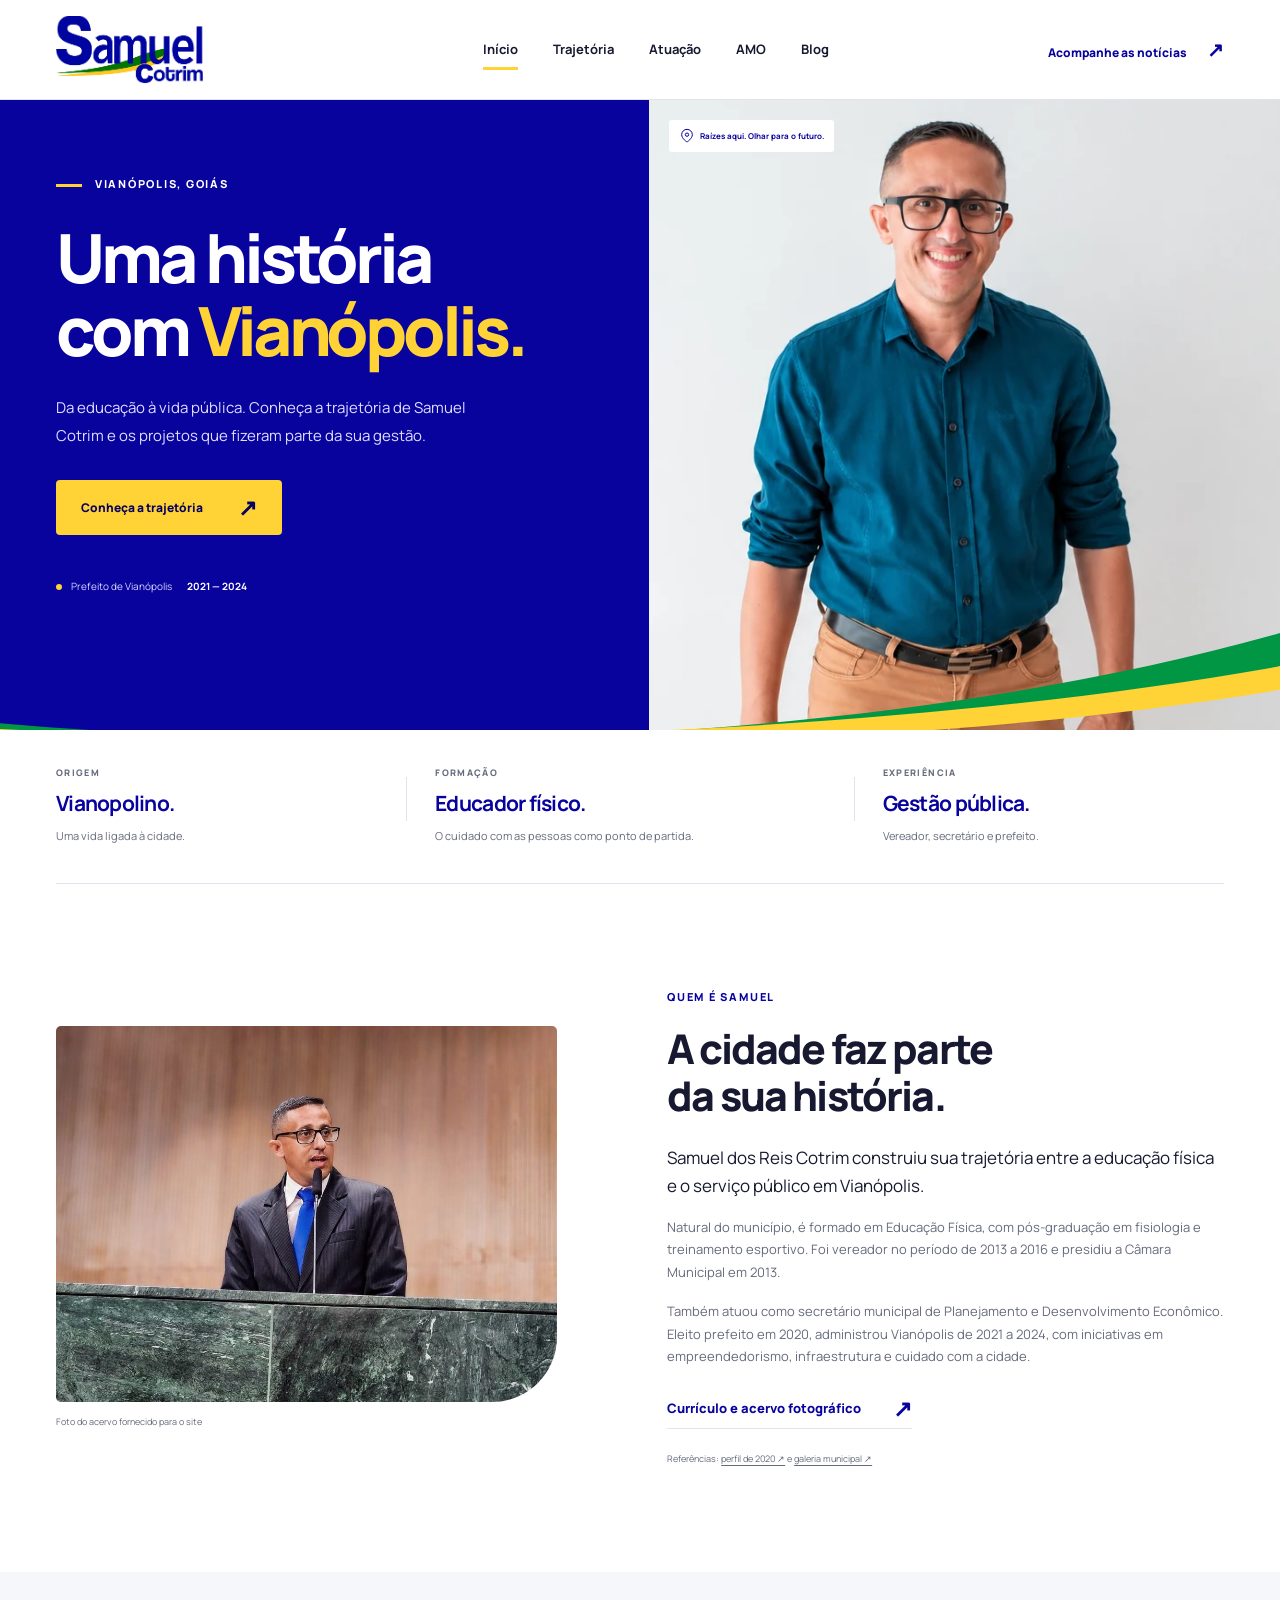
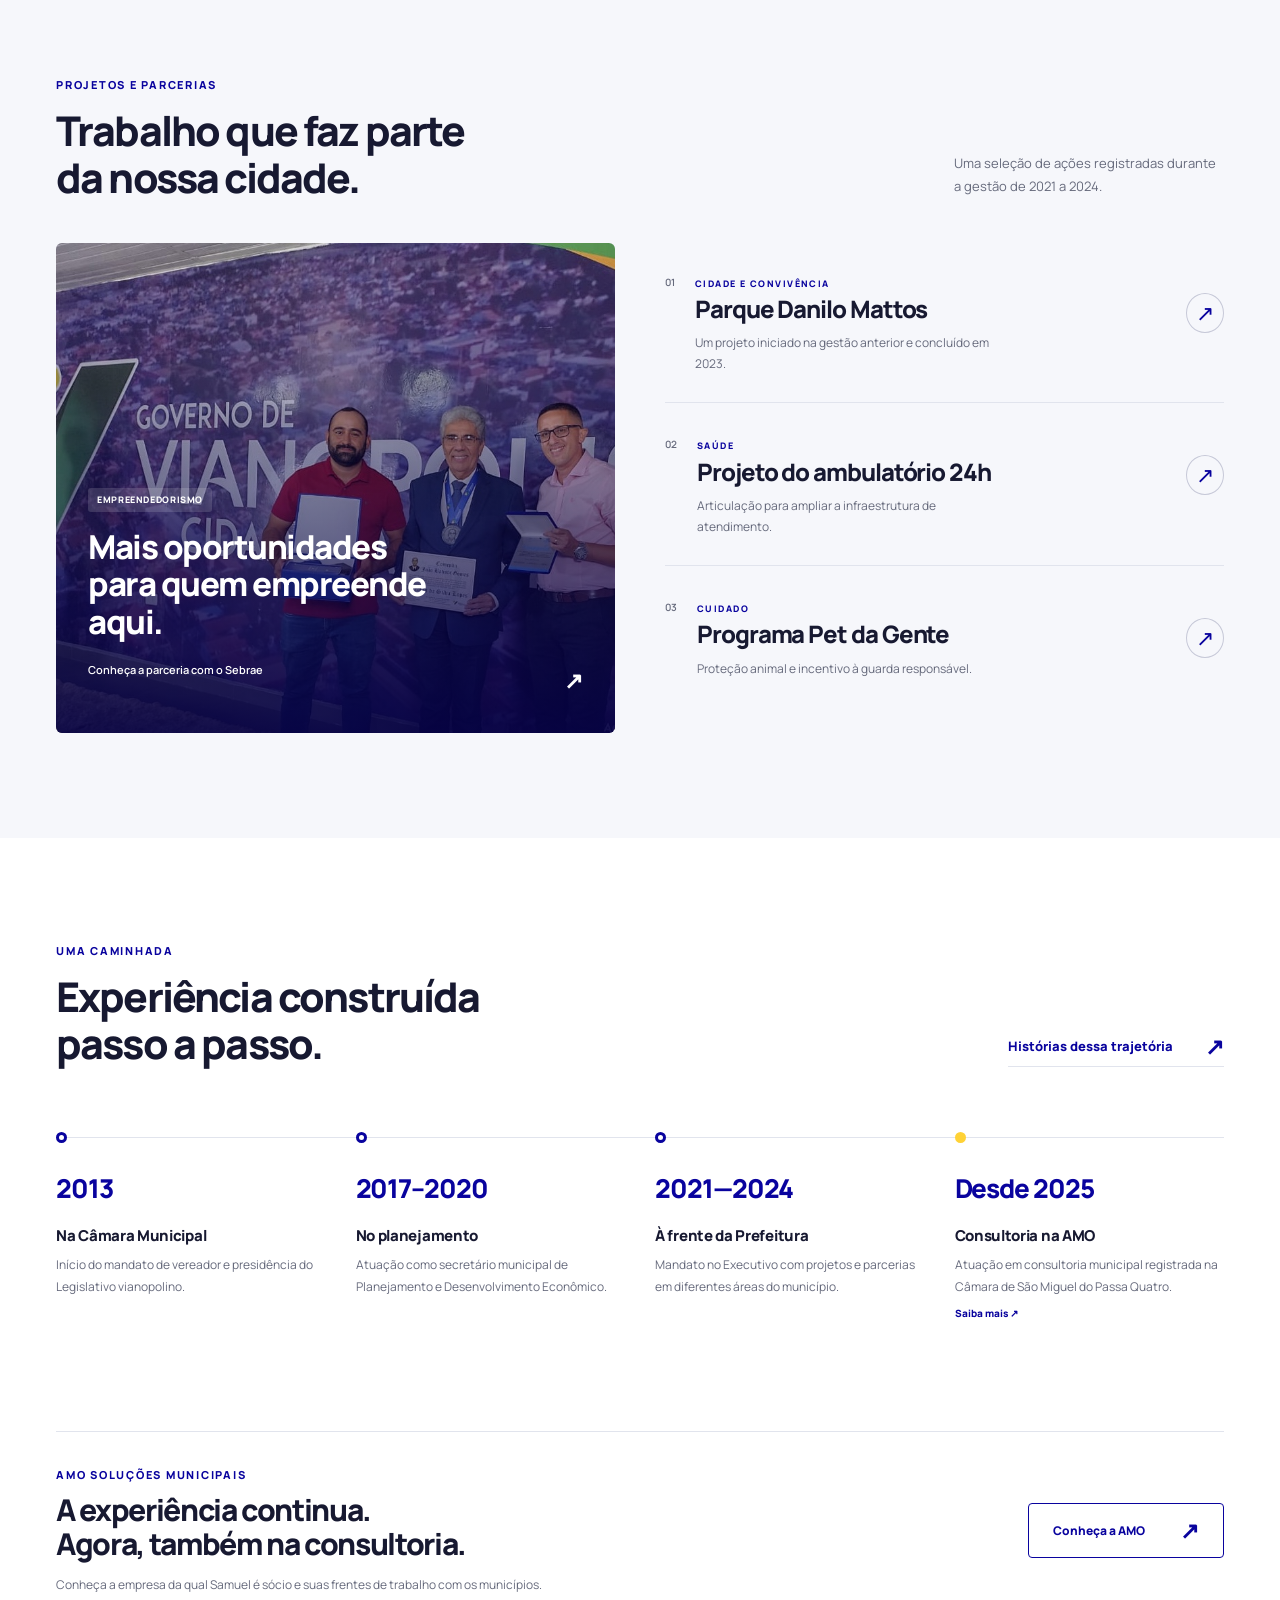
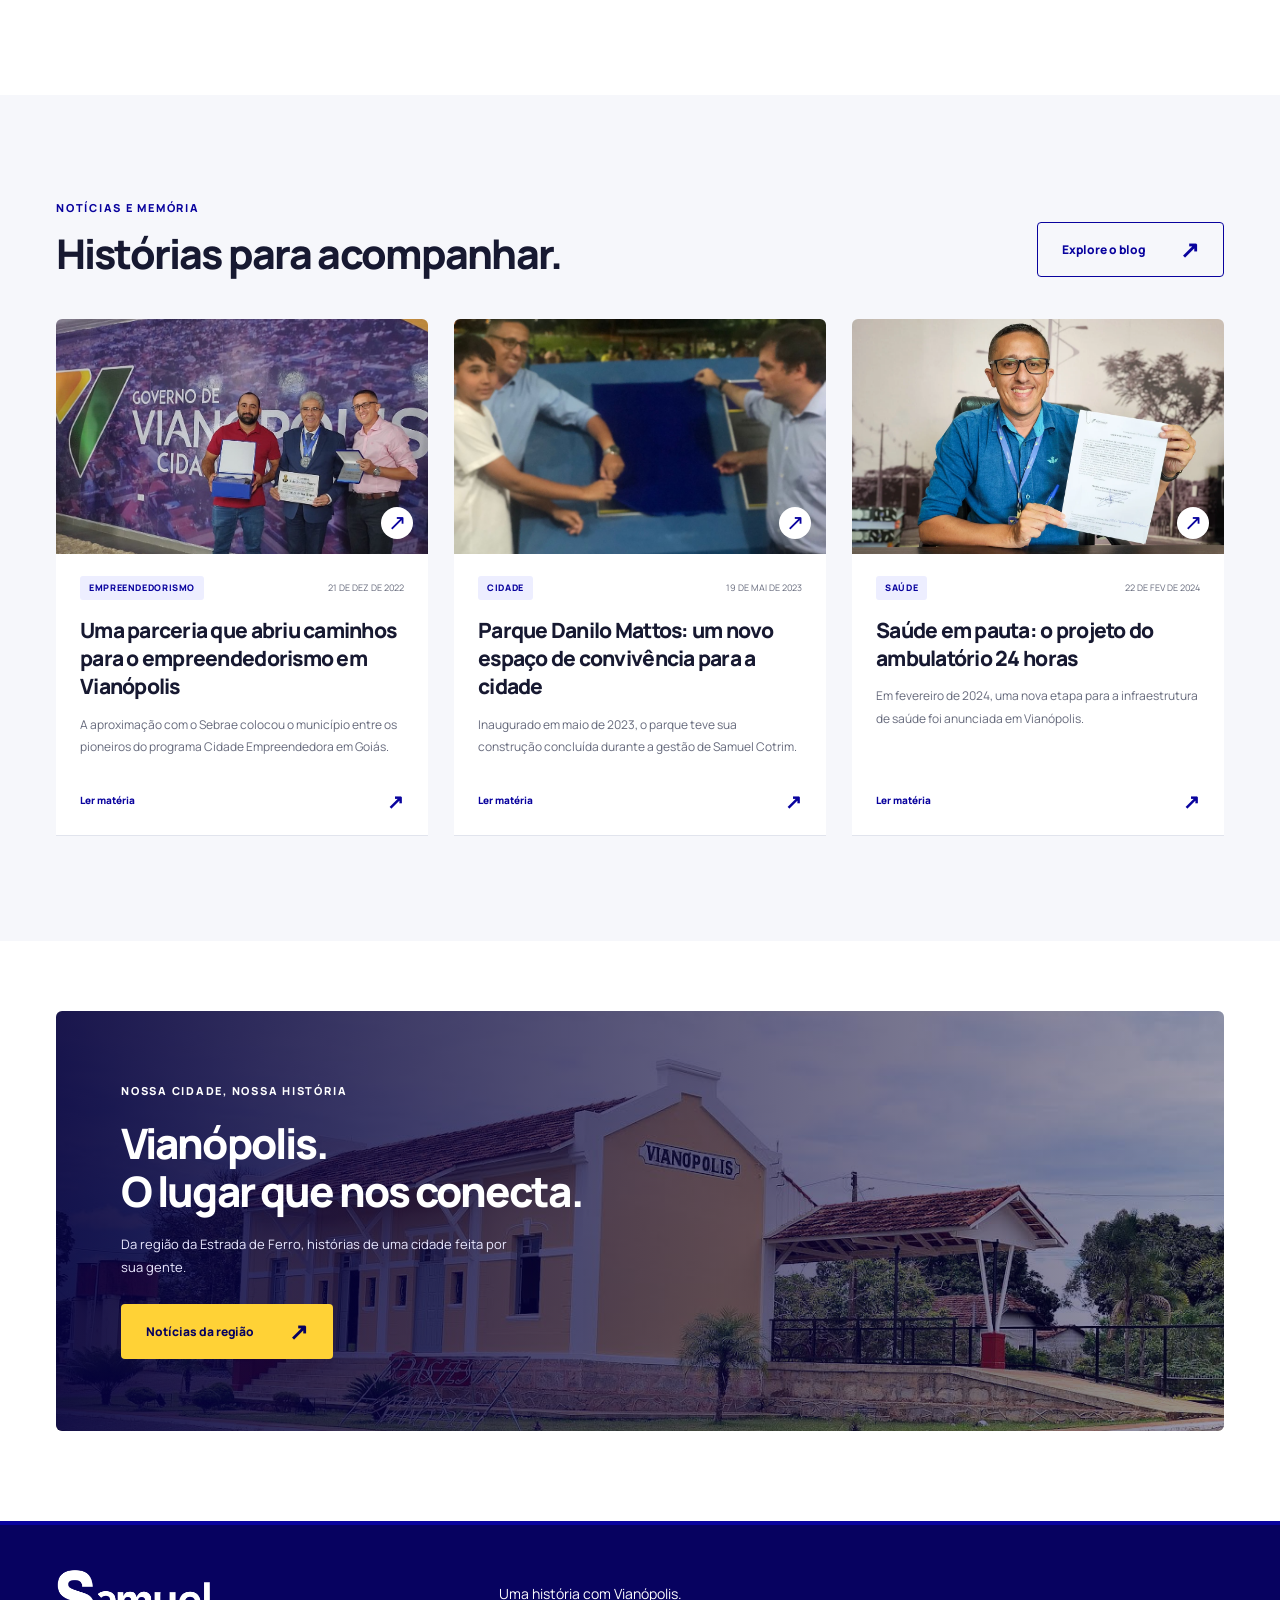
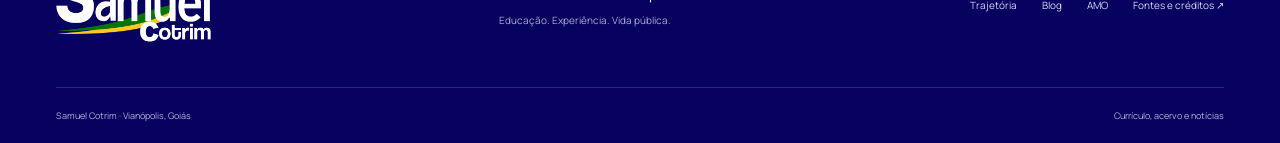
<file: index.html>
<!doctype html>
<html lang="pt-BR">
<head>
  <meta charset="utf-8"><meta name="viewport" content="width=device-width, initial-scale=1">
  <meta name="robots" content="noindex, nofollow, noarchive"><meta name="referrer" content="no-referrer">
  <meta name="description" content="Conheça a trajetória de Samuel Cotrim, ex-prefeito de Vianópolis, e os projetos de sua gestão. Notícias, memória e histórias da região.">
  <meta name="theme-color" content="#09039e"><title>Samuel Cotrim · Uma história com Vianópolis</title>
  <link rel="icon" href="assets/favicon.svg" type="image/svg+xml"><link rel="stylesheet" href="styles.css"><link rel="stylesheet" href="amo.css"><link rel="stylesheet" href="acervo.css">
  <script src="noticias.js" defer></script><script src="app.js" defer></script>
</head>
<body data-static data-page="home">
  <a class="skip" href="#conteudo">Pular para o conteúdo</a>
  <div data-header></div>
  <main id="conteudo">
    <section class="hero" aria-labelledby="hero-title">
      <div class="hero-copy">
        <div class="eyebrow light"><span class="little-line"></span> VIANÓPOLIS, GOIÁS</div>
        <h1 id="hero-title">Uma história<br>com <em>Vianópolis.</em></h1>
        <p>Da educação à vida pública. Conheça a trajetória de Samuel Cotrim e os projetos que fizeram parte da sua gestão.</p>
        <a class="button yellow" href="trajetoria.html">Conheça a trajetória <span aria-hidden="true">↗</span></a>
        <div class="hero-role"><span class="role-dot"></span> Prefeito de Vianópolis <strong>2021 — 2024</strong></div>
      </div>
      <div class="hero-visual">
        <img class="hero-portrait" src="assets/samuel-recente.webp" alt="Samuel Cotrim sorrindo, de camisa azul" width="1159" height="784" fetchpriority="high">
        <div class="hero-location"><svg viewBox="0 0 24 24" aria-hidden="true"><path d="M20 10c0 6-8 11-8 11S4 16 4 10a8 8 0 1 1 16 0Z"/><circle cx="12" cy="10" r="2.5"/></svg> Raízes aqui. Olhar para o futuro.</div>
      </div>
      <svg class="hero-ribbons" viewBox="0 0 1440 100" preserveAspectRatio="none" aria-hidden="true"><path d="M0 92C550 135 1070 95 1440 0V34C1030 118 450 135 0 100Z" fill="#009644"/><path d="M0 98C550 122 1070 94 1440 34V58C1030 120 450 130 0 100Z" fill="#ffd236"/></svg>
    </section>
    <section class="quick-facts wrap" aria-label="Trajetória em destaque">
      <div><span class="fact-label">ORIGEM</span><strong>Vianopolino.</strong><span>Uma vida ligada à cidade.</span></div>
      <div><span class="fact-label">FORMAÇÃO</span><strong>Educador físico.</strong><span>O cuidado com as pessoas como ponto de partida.</span></div>
      <div><span class="fact-label">EXPERIÊNCIA</span><strong>Gestão pública.</strong><span>Vereador, secretário e prefeito.</span></div>
    </section>
    <section class="about wrap section" id="trajetoria">
      <div class="about-visual home-archive-photo"><img src="assets/samuel-tribuna-oficial.jpg" alt="Samuel Cotrim discursando na tribuna" width="960" height="1280" loading="lazy" decoding="async"><small>Foto do acervo fornecido para o site</small></div>
      <div class="about-copy"><div class="eyebrow">QUEM É SAMUEL</div><h2>A cidade faz parte<br>da sua história.</h2><p class="lead">Samuel dos Reis Cotrim construiu sua trajetória entre a educação física e o serviço público em Vianópolis.</p><p>Natural do município, é formado em Educação Física, com pós-graduação em fisiologia e treinamento esportivo. Foi vereador no período de 2013 a 2016 e presidiu a Câmara Municipal em 2013.</p><p>Também atuou como secretário municipal de Planejamento e Desenvolvimento Econômico. Eleito prefeito em 2020, administrou Vianópolis de 2021 a 2024, com iniciativas em empreendedorismo, infraestrutura e cuidado com a cidade.</p><a class="text-link" href="trajetoria.html">Currículo e acervo fotográfico <span aria-hidden="true">↗</span></a><div class="source-line">Referências: <a href="https://www.correspondentevianopolino.com.br/site/pp-e-o-primeiro-partido-de-vianopolis-a-definir-pre-candidatos-a-prefeito-e-vice/" target="_blank" rel="noopener noreferrer">perfil de 2020 ↗</a> e <a href="https://vianopolis.go.gov.br/galeria-dos-ex-prefeitos/" target="_blank" rel="noopener noreferrer">galeria municipal ↗</a></div></div>
    </section>
    <section class="work-section section" id="atuacao"><div class="wrap"><div class="section-heading"><div><div class="eyebrow">PROJETOS E PARCERIAS</div><h2>Trabalho que faz parte<br>da nossa cidade.</h2></div><p>Uma seleção de ações registradas durante a gestão de 2021 a 2024.</p></div>
      <div class="work-layout"><a class="work-feature" href="materia.html?id=cidade-empreendedora"><img src="assets/empreendedorismo.jpg" alt="Evento do programa Cidade Empreendedora com Samuel Cotrim" width="1003" height="725" loading="lazy"><div class="work-feature-copy"><span class="category light-tag">EMPREENDEDORISMO</span><h3>Mais oportunidades para quem empreende aqui.</h3><span>Conheça a parceria com o Sebrae <b aria-hidden="true">↗</b></span></div></a>
      <div class="work-list"><a href="materia.html?id=parque-danilo-mattos"><span class="work-num">01</span><div><span class="eyebrow">CIDADE E CONVIVÊNCIA</span><h3>Parque Danilo Mattos</h3><p>Um projeto iniciado na gestão anterior e concluído em 2023.</p></div><span class="circle-arrow" aria-hidden="true">↗</span></a><a href="materia.html?id=ambulatorio-24-horas"><span class="work-num">02</span><div><span class="eyebrow">SAÚDE</span><h3>Projeto do ambulatório 24h</h3><p>Articulação para ampliar a infraestrutura de atendimento.</p></div><span class="circle-arrow" aria-hidden="true">↗</span></a><a href="materia.html?id=pet-da-gente"><span class="work-num">03</span><div><span class="eyebrow">CUIDADO</span><h3>Programa Pet da Gente</h3><p>Proteção animal e incentivo à guarda responsável.</p></div><span class="circle-arrow" aria-hidden="true">↗</span></a></div></div>
    </div></section>
    <section class="timeline-section section wrap" id="linha-do-tempo"><div class="section-heading"><div><div class="eyebrow">UMA CAMINHADA</div><h2>Experiência construída<br>passo a passo.</h2></div><a class="text-link" href="blog.html?categoria=Trajetória">Histórias dessa trajetória <span aria-hidden="true">↗</span></a></div>
      <div class="timeline"><div><span class="timeline-dot"></span><strong>2013</strong><h3>Na Câmara Municipal</h3><p>Início do mandato de vereador e presidência do Legislativo vianopolino.</p></div><div><span class="timeline-dot"></span><strong>2017–2020</strong><h3>No planejamento</h3><p>Atuação como secretário municipal de Planejamento e Desenvolvimento Econômico.</p></div><div><span class="timeline-dot"></span><strong>2021—2024</strong><h3>À frente da Prefeitura</h3><p>Mandato no Executivo com projetos e parcerias em diferentes áreas do município.</p></div><div><span class="timeline-dot"></span><strong>Desde 2025</strong><h3>Consultoria na AMO</h3><p>Atuação em consultoria municipal registrada na Câmara de São Miguel do Passa Quatro.</p><a href="materia.html?id=consultoria-municipal">Saiba mais ↗</a></div></div>
    </section>
    <section class="amo-home-callout wrap"><div><div class="eyebrow">AMO SOLUÇÕES MUNICIPAIS</div><h2>A experiência continua.<br>Agora, também na consultoria.</h2><p>Conheça a empresa da qual Samuel é sócio e suas frentes de trabalho com os municípios.</p></div><a class="button outline" href="amo.html">Conheça a AMO <span aria-hidden="true">↗</span></a></section><section class="news-section section" id="noticias"><div class="wrap"><div class="section-heading"><div><div class="eyebrow">NOTÍCIAS E MEMÓRIA</div><h2>Histórias para acompanhar.</h2></div><a class="button outline" href="blog.html">Explore o blog <span aria-hidden="true">↗</span></a></div><div class="news-grid" id="home-news"><p>Carregando notícias…</p></div></div></section>
    <section class="city-banner wrap"><img src="assets/estacao-vianopolis.jpg" alt="Estação ferroviária histórica de Vianópolis, Goiás" width="1100" height="700" loading="lazy"><div><div class="eyebrow light">NOSSA CIDADE, NOSSA HISTÓRIA</div><h2>Vianópolis.<br>O lugar que nos conecta.</h2><p>Da região da Estrada de Ferro, histórias de uma cidade feita por sua gente.</p><a class="button yellow" href="blog.html?categoria=Região">Notícias da região <span aria-hidden="true">↗</span></a></div></section>
  </main><div data-footer></div><noscript><p class="wrap">Ative o JavaScript para explorar as matérias do blog.</p></noscript>
</body></html>
</file>
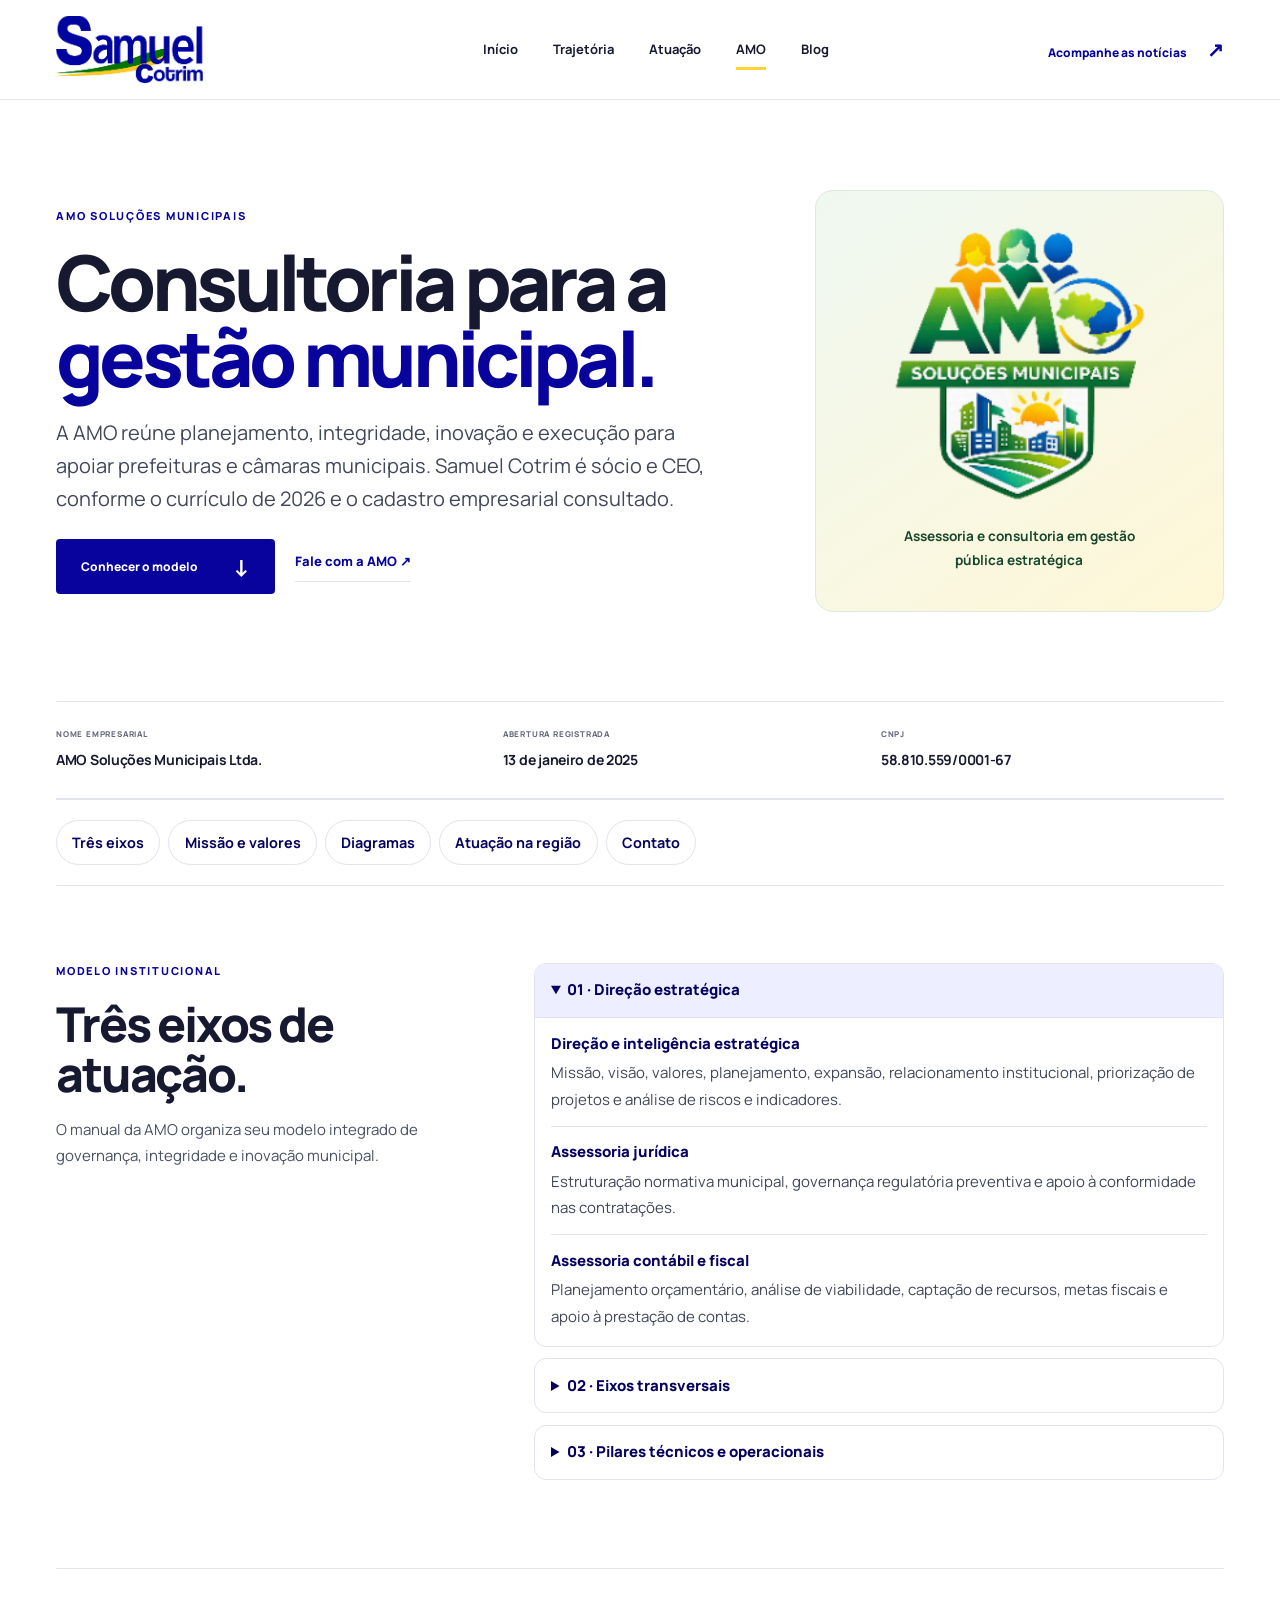
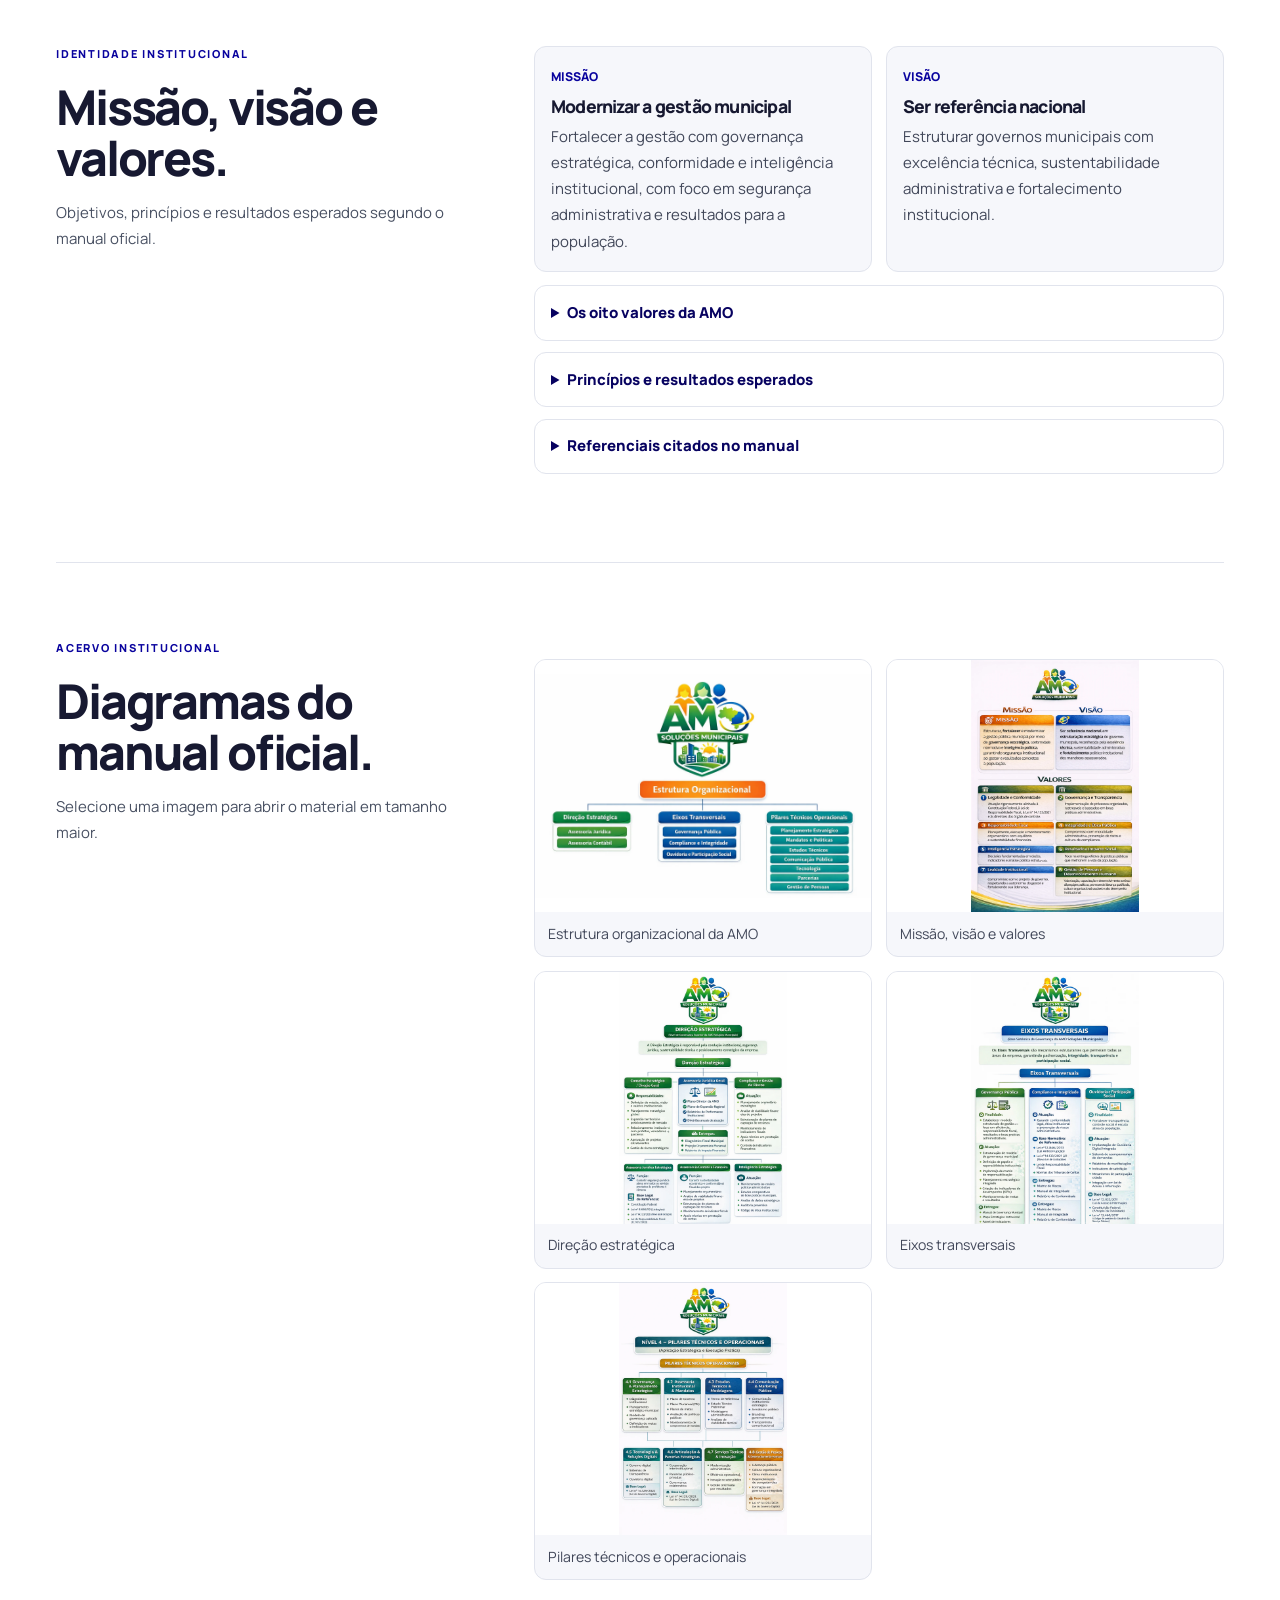
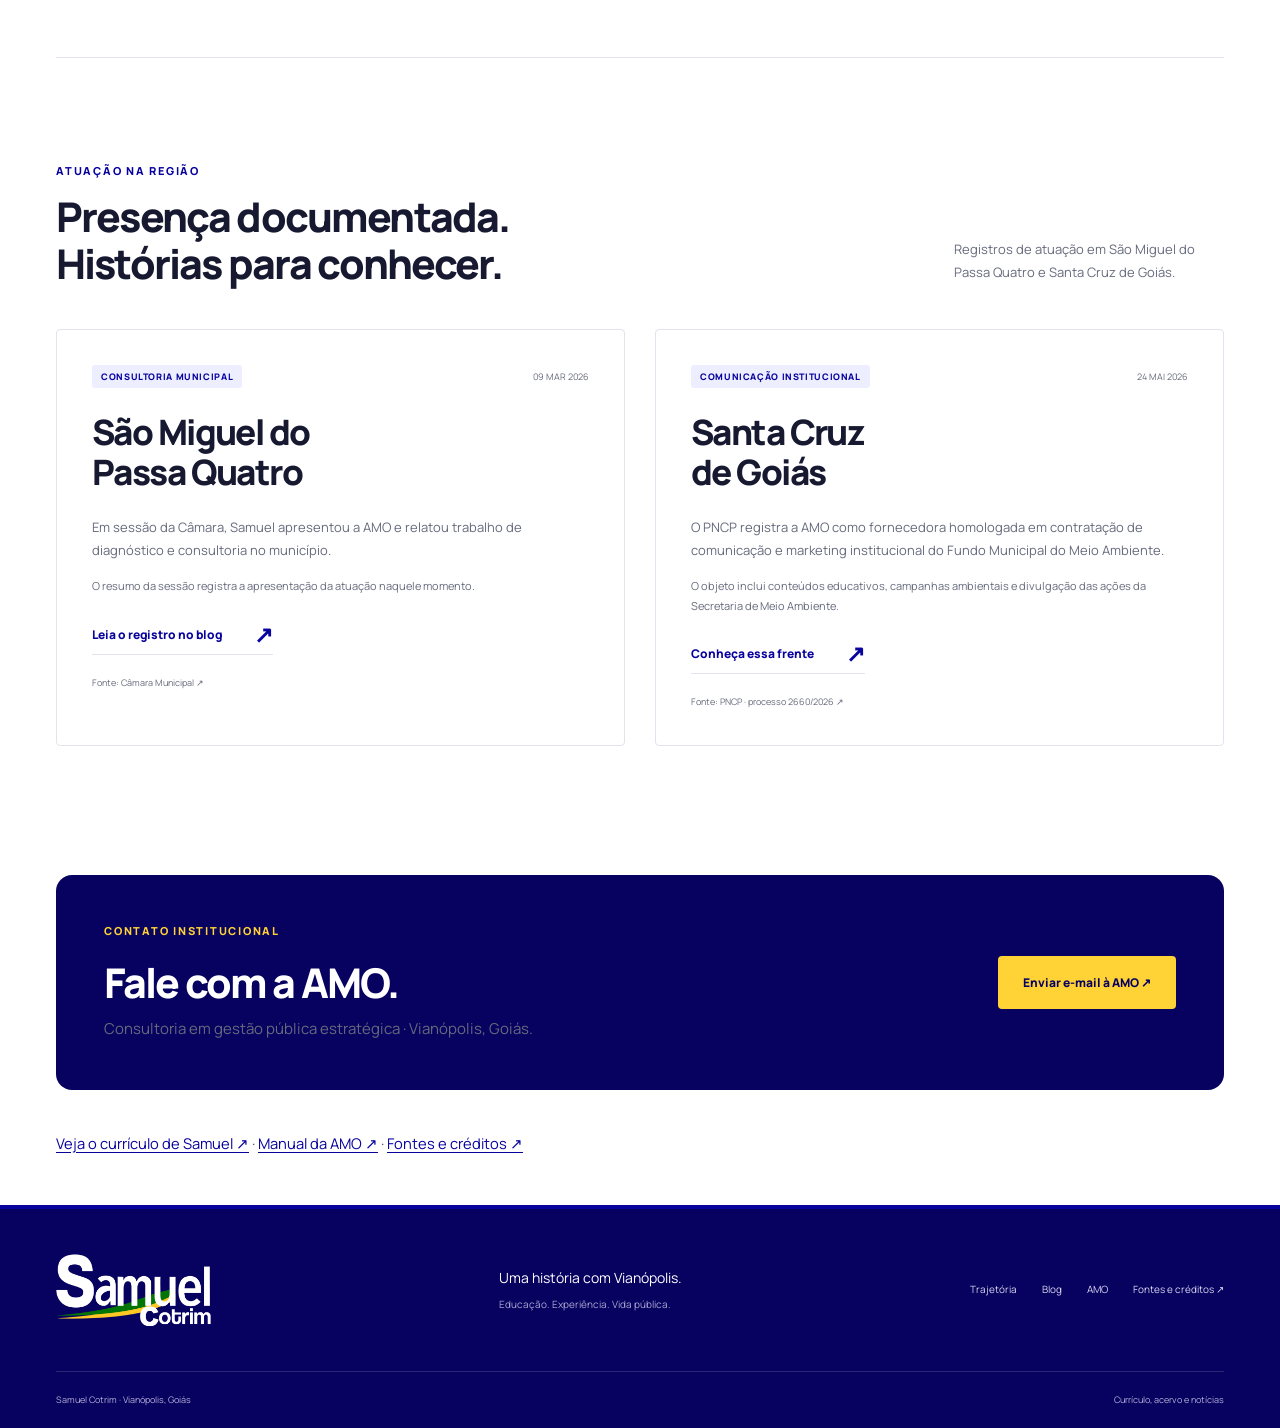
<file: amo(1).html>
<!doctype html>
<html lang="pt-BR">
<head>
  <meta charset="utf-8">
  <meta name="viewport" content="width=device-width, initial-scale=1">
  <meta name="robots" content="noindex,nofollow,noarchive">
  <meta name="referrer" content="no-referrer">
  <meta name="description" content="Conheça a metodologia, os três eixos de atuação e os registros de atuação da AMO Soluções Municipais, liderada por Samuel Cotrim.">
  <meta name="theme-color" content="#09039e">
  <title>AMO Soluções Municipais · Samuel Cotrim</title>
  <link rel="icon" href="assets/favicon.svg" type="image/svg+xml">
  <link rel="stylesheet" href="styles.css">
  <link rel="stylesheet" href="amo.css">
  <link rel="stylesheet" href="acervo.css">
  <script src="app.js" defer></script>
</head>
<body data-static data-page="company">
  <a class="skip" href="#conteudo">Pular para o conteúdo</a>
  <div data-header></div>
  <main id="conteudo" class="archive-page">
<section class="archive-hero wrap amo-institution">
  <div><p class="eyebrow">AMO SOLUÇÕES MUNICIPAIS</p>
  <h1>Consultoria para a <em>gestão municipal.</em></h1>
  <p>A AMO reúne planejamento, integridade, inovação e execução para apoiar prefeituras e câmaras municipais. Samuel Cotrim é sócio e CEO, conforme o currículo de 2026 e o cadastro empresarial consultado.</p>
  <div class="archive-actions"><a class="button primary" href="#modelo">Conhecer o modelo <span aria-hidden="true">↓</span></a><a class="text-link" href="#amo-contato">Fale com a AMO ↗</a></div></div>
  <figure class="amo-logo-panel"><img src="assets/amo-logo-oficial.png" alt="Marca oficial AMO Soluções Municipais" width="208" height="228" fetchpriority="high"><figcaption>Assessoria e consultoria em gestão pública estratégica</figcaption></figure>
</section>
<div class="amo-facts wrap"><div><span>NOME EMPRESARIAL</span><strong>AMO Soluções Municipais Ltda.</strong></div><div><span>ABERTURA REGISTRADA</span><strong>13 de janeiro de 2025</strong></div><div><span>CNPJ</span><strong>58.810.559/0001-67</strong></div></div>
<div class="wrap archive-content"><nav class="section-jump" aria-label="Nesta página"><a href="#modelo">Três eixos</a><a href="#valores">Missão e valores</a><a href="#diagramas">Diagramas</a><a href="#amo-registros">Atuação na região</a><a href="#amo-contato">Contato</a></nav><section id="modelo" class="archive-section">
      <div class="archive-section-intro"><p class="eyebrow">MODELO INSTITUCIONAL</p><h2>Três eixos de atuação.</h2><p>O manual da AMO organiza seu modelo integrado de governança, integridade e inovação municipal.</p></div>
      <div class="archive-section-body"><details class="record" open><summary>01 · Direção estratégica</summary><div class="record-content"><dl class="service-list"><div><dt>Direção e inteligência estratégica</dt><dd>Missão, visão, valores, planejamento, expansão, relacionamento institucional, priorização de projetos e análise de riscos e indicadores.</dd></div><div><dt>Assessoria jurídica</dt><dd>Estruturação normativa municipal, governança regulatória preventiva e apoio à conformidade nas contratações.</dd></div><div><dt>Assessoria contábil e fiscal</dt><dd>Planejamento orçamentário, análise de viabilidade, captação de recursos, metas fiscais e apoio à prestação de contas.</dd></div></dl></div></details><details class="record"><summary>02 · Eixos transversais</summary><div class="record-content"><dl class="service-list"><div><dt>Governança pública</dt><dd>Papéis e responsabilidades, instâncias colegiadas, matriz de responsabilização, planejamento integrado, indicadores e avaliação de desempenho.</dd></div><div><dt>Compliance e integridade</dt><dd>Programa de integridade, gestão de riscos, código de ética, prevenção à corrupção e conformidade nas contratações.</dd></div><div><dt>Ouvidoria e participação social</dt><dd>Escuta institucional, transparência ativa e passiva, acompanhamento de demandas, indicadores de satisfação, relatórios e controle social.</dd></div></dl></div></details><details class="record"><summary>03 · Pilares técnicos e operacionais</summary><div class="record-content"><dl class="service-list"><div><dt>Governança e planejamento</dt><dd>Diagnóstico, planejamento estratégico municipal, governança aplicada, metas e indicadores.</dd></div><div><dt>Assessoria institucional e mandatos</dt><dd>Plano de Governo, PPA, planos de metas, avaliação de políticas e acompanhamento de compromissos.</dd></div><div><dt>Estudos técnicos e modelagens</dt><dd>Termo de Referência, Estudo Técnico Preliminar, modelagens administrativas e análise de viabilidade.</dd></div><div><dt>Comunicação e marketing público</dt><dd>Comunicação institucional, jornalismo público, identidade governamental, transparência e gestão de imagem institucional.</dd></div><div><dt>Tecnologia e soluções digitais</dt><dd>Governo digital, sistemas de transparência, ouvidoria digital, transformação digital e proteção de dados.</dd></div><div><dt>Articulação e parcerias</dt><dd>Cooperação entre instituições, parcerias público-privadas, governança colaborativa e identificação de oportunidades.</dd></div><div><dt>Serviços técnicos e inovação</dt><dd>Modernização administrativa, eficiência operacional, inovação pública e gestão por resultados.</dd></div><div><dt>Gestão de pessoas</dt><dd>Liderança, cultura e clima organizacional, desenvolvimento de competências e formação em governança e integridade.</dd></div></dl></div></details></div>
    </section><section id="valores" class="archive-section">
      <div class="archive-section-intro"><p class="eyebrow">IDENTIDADE INSTITUCIONAL</p><h2>Missão, visão e valores.</h2><p>Objetivos, princípios e resultados esperados segundo o manual oficial.</p></div>
      <div class="archive-section-body"><div class="archive-grid two"><article><span>MISSÃO</span><h3>Modernizar a gestão municipal</h3><p>Fortalecer a gestão com governança estratégica, conformidade e inteligência institucional, com foco em segurança administrativa e resultados para a população.</p></article>
    <article><span>VISÃO</span><h3>Ser referência nacional</h3><p>Estruturar governos municipais com excelência técnica, sustentabilidade administrativa e fortalecimento institucional.</p></article></div><details class="record"><summary>Os oito valores da AMO</summary><div class="record-content"><ul><li>Legalidade e conformidade, com atenção às normas e diretrizes de controle.</li><li>Governança e transparência, com processos organizados e rastreáveis.</li><li>Responsabilidade fiscal, com planejamento e equilíbrio orçamentário.</li><li>Integridade e ética pública, com prevenção de riscos e cultura de compliance.</li><li>Inteligência estratégica, com dados, indicadores e análise de contexto.</li><li>Resultados e impacto social, com foco na entrega de políticas públicas.</li><li>Lealdade institucional, respeitando a autonomia do gestor.</li><li>Gestão de pessoas e desenvolvimento humano, com capacitação contínua das equipes.</li></ul></div></details><details class="record"><summary>Princípios e resultados esperados</summary><div class="record-content"><p>Legalidade, eficiência, transparência, integridade, responsabilidade fiscal, gestão por resultados e inovação pública.</p><p>O modelo busca governança estruturada, integridade institucional, planejamento executável, serviços digitalizados, transparência ativa e uma cultura de trabalho orientada a resultados.</p></div></details><details class="record"><summary>Referenciais citados no manual</summary><div class="record-content"><ul><li><a href="https://portal.tcu.gov.br/governanca/">TCU · Referencial de Governança Pública</a></li><li><a href="https://www.tcmgo.tc.br/site/">TCM-GO</a> e <a href="https://portal.tce.go.gov.br/">TCE-GO</a> · Controle e fiscalização</li><li><a href="https://www.oecd.org/gov/">OCDE · Governança e integridade pública</a></li><li><a href="https://www.gov.br/cgu/pt-br/assuntos/ouvidoria">CGU · Ouvidoria e participação social</a></li><li>O manual também referencia a Constituição Federal, a Lei de Responsabilidade Fiscal, as Leis 14.133/2021 e 13.460/2017, o MCASP e a <a href="https://www.planalto.gov.br/ccivil_03/_ato2019-2022/2021/lei/L14129.htm">Lei do Governo Digital</a>.</li></ul></div></details></div>
    </section><section id="diagramas" class="archive-section">
      <div class="archive-section-intro"><p class="eyebrow">ACERVO INSTITUCIONAL</p><h2>Diagramas do manual oficial.</h2><p>Selecione uma imagem para abrir o material em tamanho maior.</p></div>
      <div class="archive-section-body"><div class="archive-gallery"><figure><a href="assets/amo-organograma.webp"><img src="assets/amo-organograma.webp" alt="Estrutura organizacional da AMO" width="1536" height="1024" loading="lazy" decoding="async"></a><figcaption>Estrutura organizacional da AMO</figcaption></figure><figure><a href="assets/amo-valores.webp"><img src="assets/amo-valores.webp" alt="Missão, visão e valores" width="1024" height="1536" loading="lazy" decoding="async"></a><figcaption>Missão, visão e valores</figcaption></figure><figure><a href="assets/amo-direcao.webp"><img src="assets/amo-direcao.webp" alt="Direção estratégica" width="1024" height="1536" loading="lazy" decoding="async"></a><figcaption>Direção estratégica</figcaption></figure><figure><a href="assets/amo-transversais.webp"><img src="assets/amo-transversais.webp" alt="Eixos transversais" width="1024" height="1536" loading="lazy" decoding="async"></a><figcaption>Eixos transversais</figcaption></figure><figure><a href="assets/amo-operacional.webp"><img src="assets/amo-operacional.webp" alt="Pilares técnicos e operacionais" width="1024" height="1536" loading="lazy" decoding="async"></a><figcaption>Pilares técnicos e operacionais</figcaption></figure></div></div>
    </section></div><section class="section wrap" id="amo-registros"><div class="section-heading"><div><div class="eyebrow">ATUAÇÃO NA REGIÃO</div><h2>Presença documentada.<br>Histórias para conhecer.</h2></div><p>Registros de atuação em São Miguel do Passa Quatro e Santa Cruz de Goiás.</p></div><div class="amo-cases"><article><div class="case-meta"><span class="category">CONSULTORIA MUNICIPAL</span><time datetime="2026-03-09">09 MAR 2026</time></div><h3>São Miguel do<br>Passa Quatro</h3><p>Em sessão da Câmara, Samuel apresentou a AMO e relatou trabalho de diagnóstico e consultoria no município.</p><p class="case-context">O resumo da sessão registra a apresentação da atuação naquele momento.</p><a class="text-link" href="materia.html?id=consultoria-municipal">Leia o registro no blog <span aria-hidden="true">↗</span></a><a class="case-source" href="https://sapl.saomigueldopassaquatro.go.leg.br/sessao/88/resumo" target="_blank" rel="noopener noreferrer">Fonte: Câmara Municipal ↗</a></article><article><div class="case-meta"><span class="category">COMUNICAÇÃO INSTITUCIONAL</span><time datetime="2026-05-24">24 MAI 2026</time></div><h3>Santa Cruz<br>de Goiás</h3><p>O PNCP registra a AMO como fornecedora homologada em contratação de comunicação e marketing institucional do Fundo Municipal do Meio Ambiente.</p><p class="case-context">O objeto inclui conteúdos educativos, campanhas ambientais e divulgação das ações da Secretaria de Meio Ambiente.</p><a class="text-link" href="materia.html?id=amo-comunicacao-ambiental">Conheça essa frente <span aria-hidden="true">↗</span></a><a class="case-source" href="https://pncp.gov.br/app/editais/29852387000196/2026/5" target="_blank" rel="noopener noreferrer">Fonte: PNCP · processo 2660/2026 ↗</a></article></div></section>
<section class="archive-contact wrap" id="amo-contato">
  <div><p class="eyebrow">CONTATO INSTITUCIONAL</p><h2>Fale com a AMO.</h2><p>Consultoria em gestão pública estratégica · Vianópolis, Goiás.</p></div>
  <a class="button yellow" href="mailto:amosolucoesmunicipais@gmail.com">Enviar e-mail à AMO ↗</a>
</section>
<p class="archive-note wrap amo-final-note"><a href="trajetoria.html">Veja o currículo de Samuel ↗</a> · <a href="fontes.html#fontes-acervo">Manual da AMO ↗</a> · <a href="fontes.html#fontes-amo">Fontes e créditos ↗</a></p>
</main>
  <div data-footer></div>
</body>
</html>
</file>
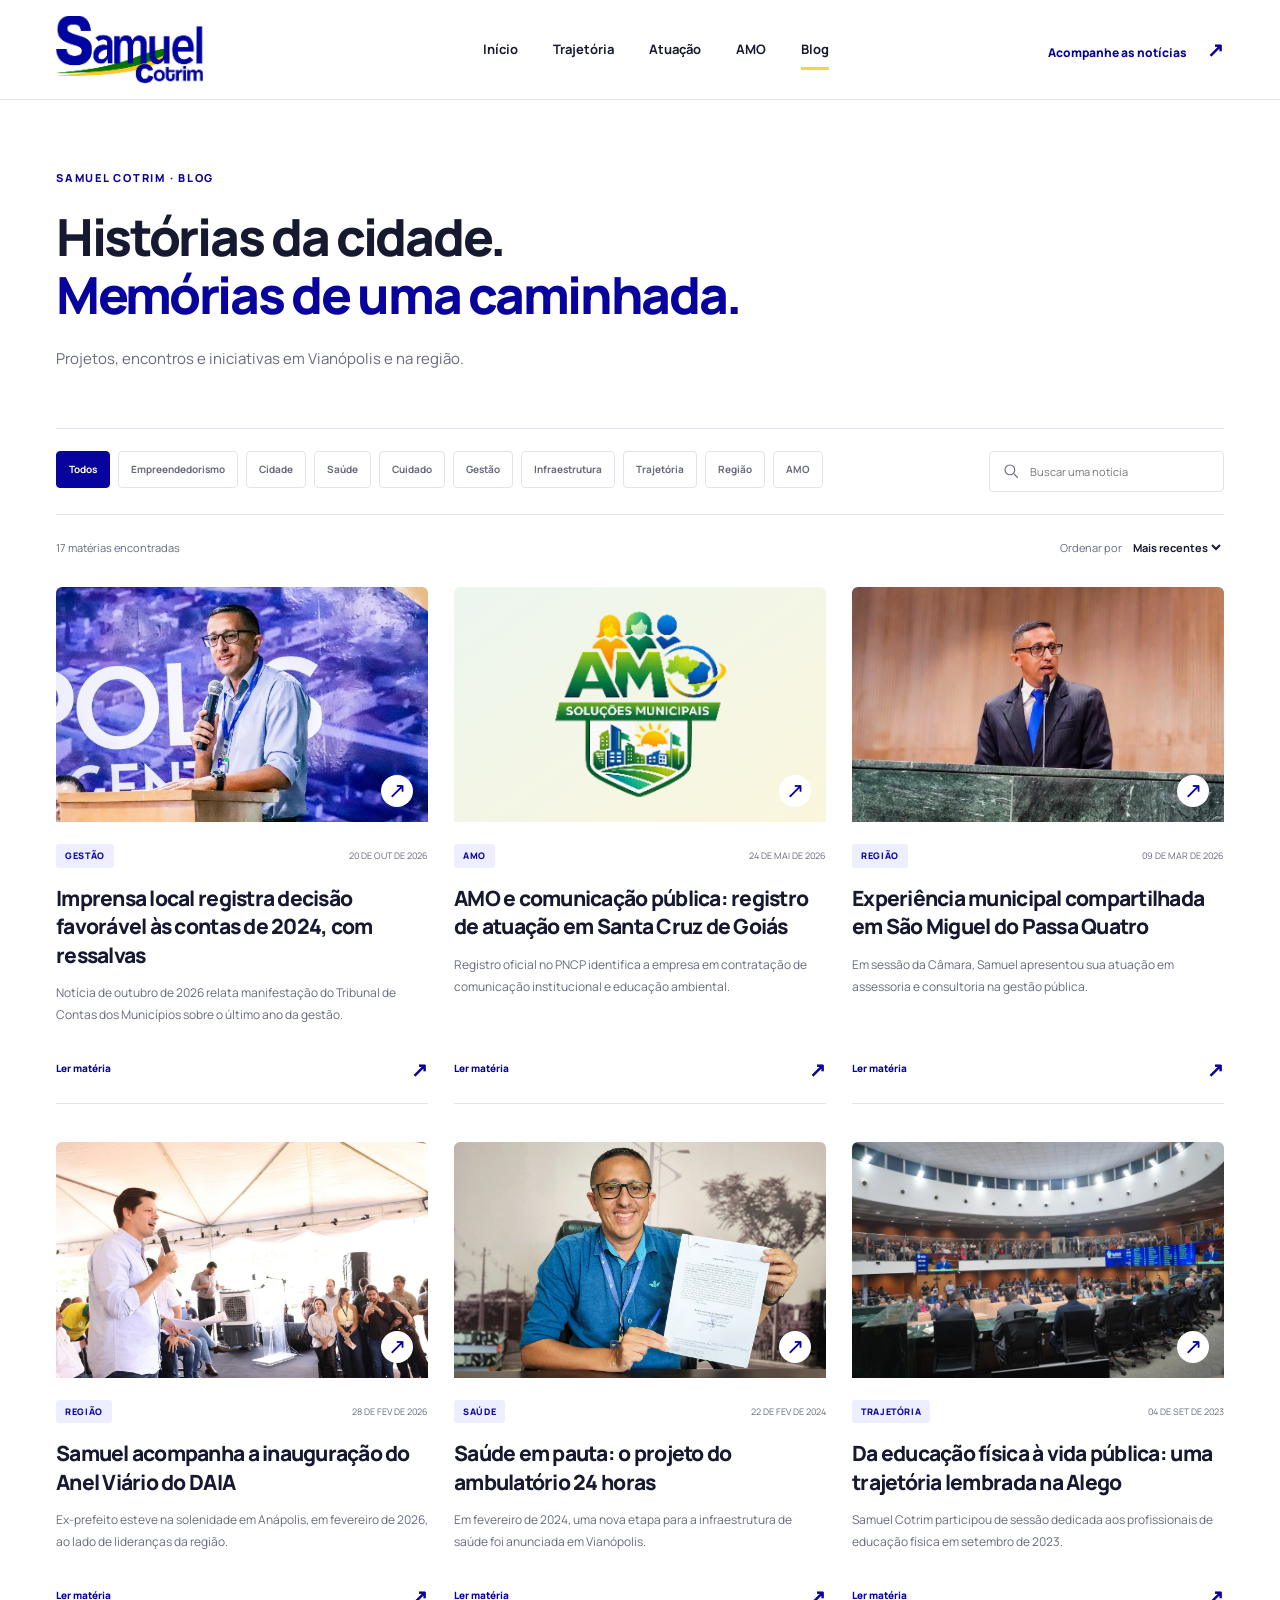
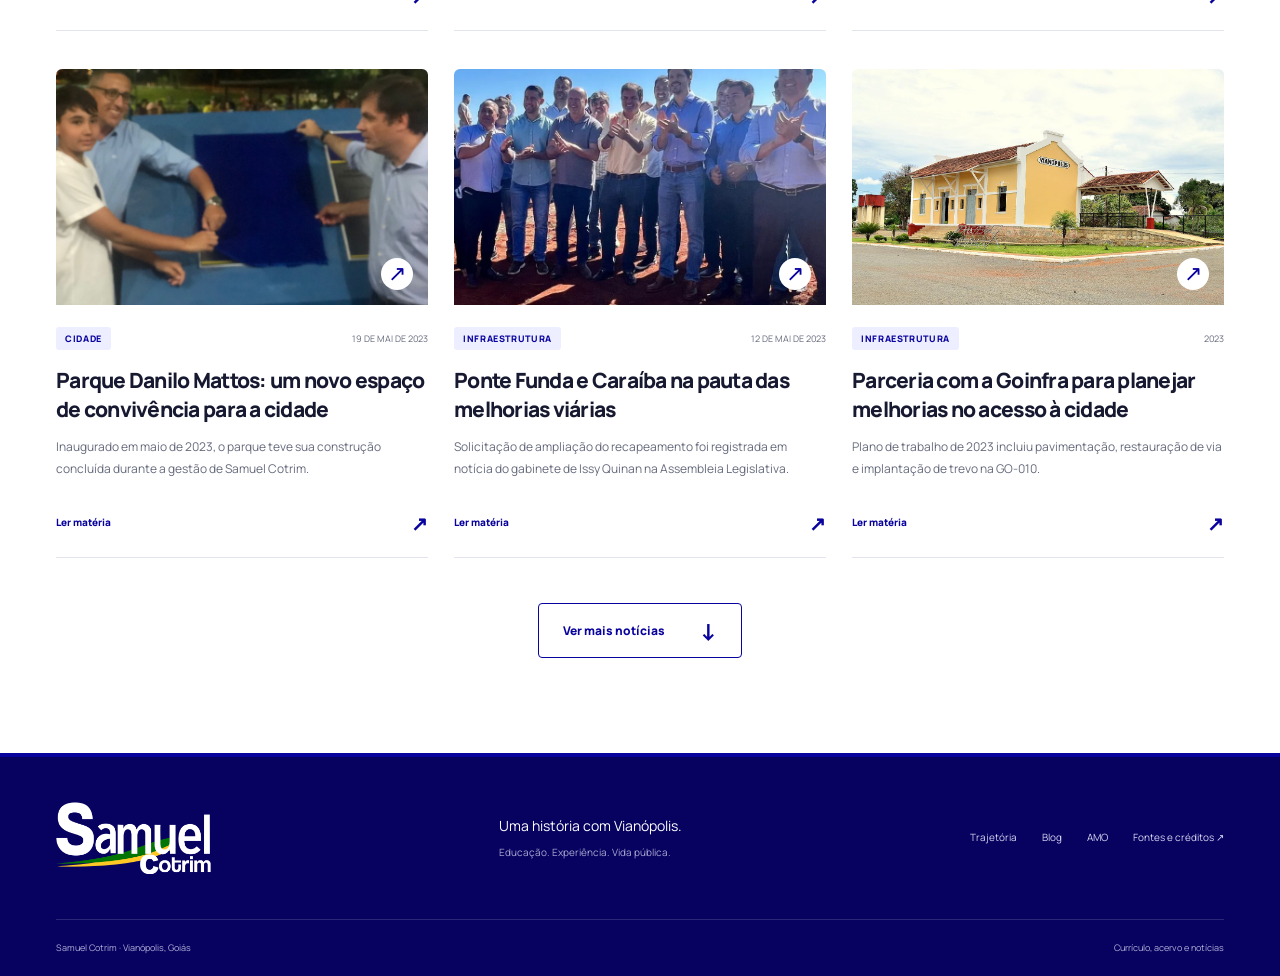
<file: blog(1).html>
<!doctype html><html lang="pt-BR"><head><meta charset="utf-8"><meta name="viewport" content="width=device-width, initial-scale=1"><meta name="robots" content="noindex,nofollow,noarchive"><meta name="referrer" content="no-referrer"><meta name="theme-color" content="#09039e"><title>Blog · Samuel Cotrim</title><link rel="icon" href="assets/favicon.svg" type="image/svg+xml"><link rel="stylesheet" href="styles.css"><script src="noticias.js" defer></script><script src="app.js" defer></script></head><body data-static data-page="blog"><a class="skip" href="#conteudo">Pular para o conteúdo</a><div data-header></div><main id="conteudo"><section class="page-heading wrap"><div class="eyebrow">SAMUEL COTRIM · BLOG</div><h1>Histórias da cidade.<br><em>Memórias de uma caminhada.</em></h1><p>Projetos, encontros e iniciativas em Vianópolis e na região.</p></section><section class="wrap blog-section"><div class="blog-tools"><div class="filters" id="category-filters" aria-label="Filtrar notícias por tema"></div><label class="search"><svg viewBox="0 0 24 24" aria-hidden="true"><circle cx="10.5" cy="10.5" r="6.5"/><path d="m16 16 5 5"/></svg><input id="search" type="search" placeholder="Buscar uma notícia" aria-label="Buscar notícias"></label></div><div class="blog-meta"><span id="result-count" role="status" aria-live="polite"></span><label>Ordenar por <select id="sort" aria-label="Ordenar notícias"><option value="recent">Mais recentes</option><option value="oldest">Mais antigas</option></select></label></div><div class="news-grid blog-grid" id="blog-news"></div><div class="empty-state" id="empty-state" hidden><span aria-hidden="true">⌕</span><h2>Nenhuma notícia por aqui.</h2><p>Tente outro termo ou explore todos os temas.</p><button class="button primary" id="clear-filters">Limpar busca e filtros</button></div><div class="load-more-wrap"><button class="button outline" id="load-more" hidden>Ver mais notícias <span aria-hidden="true">↓</span></button></div></section></main><div data-footer></div></body></html>
</file>
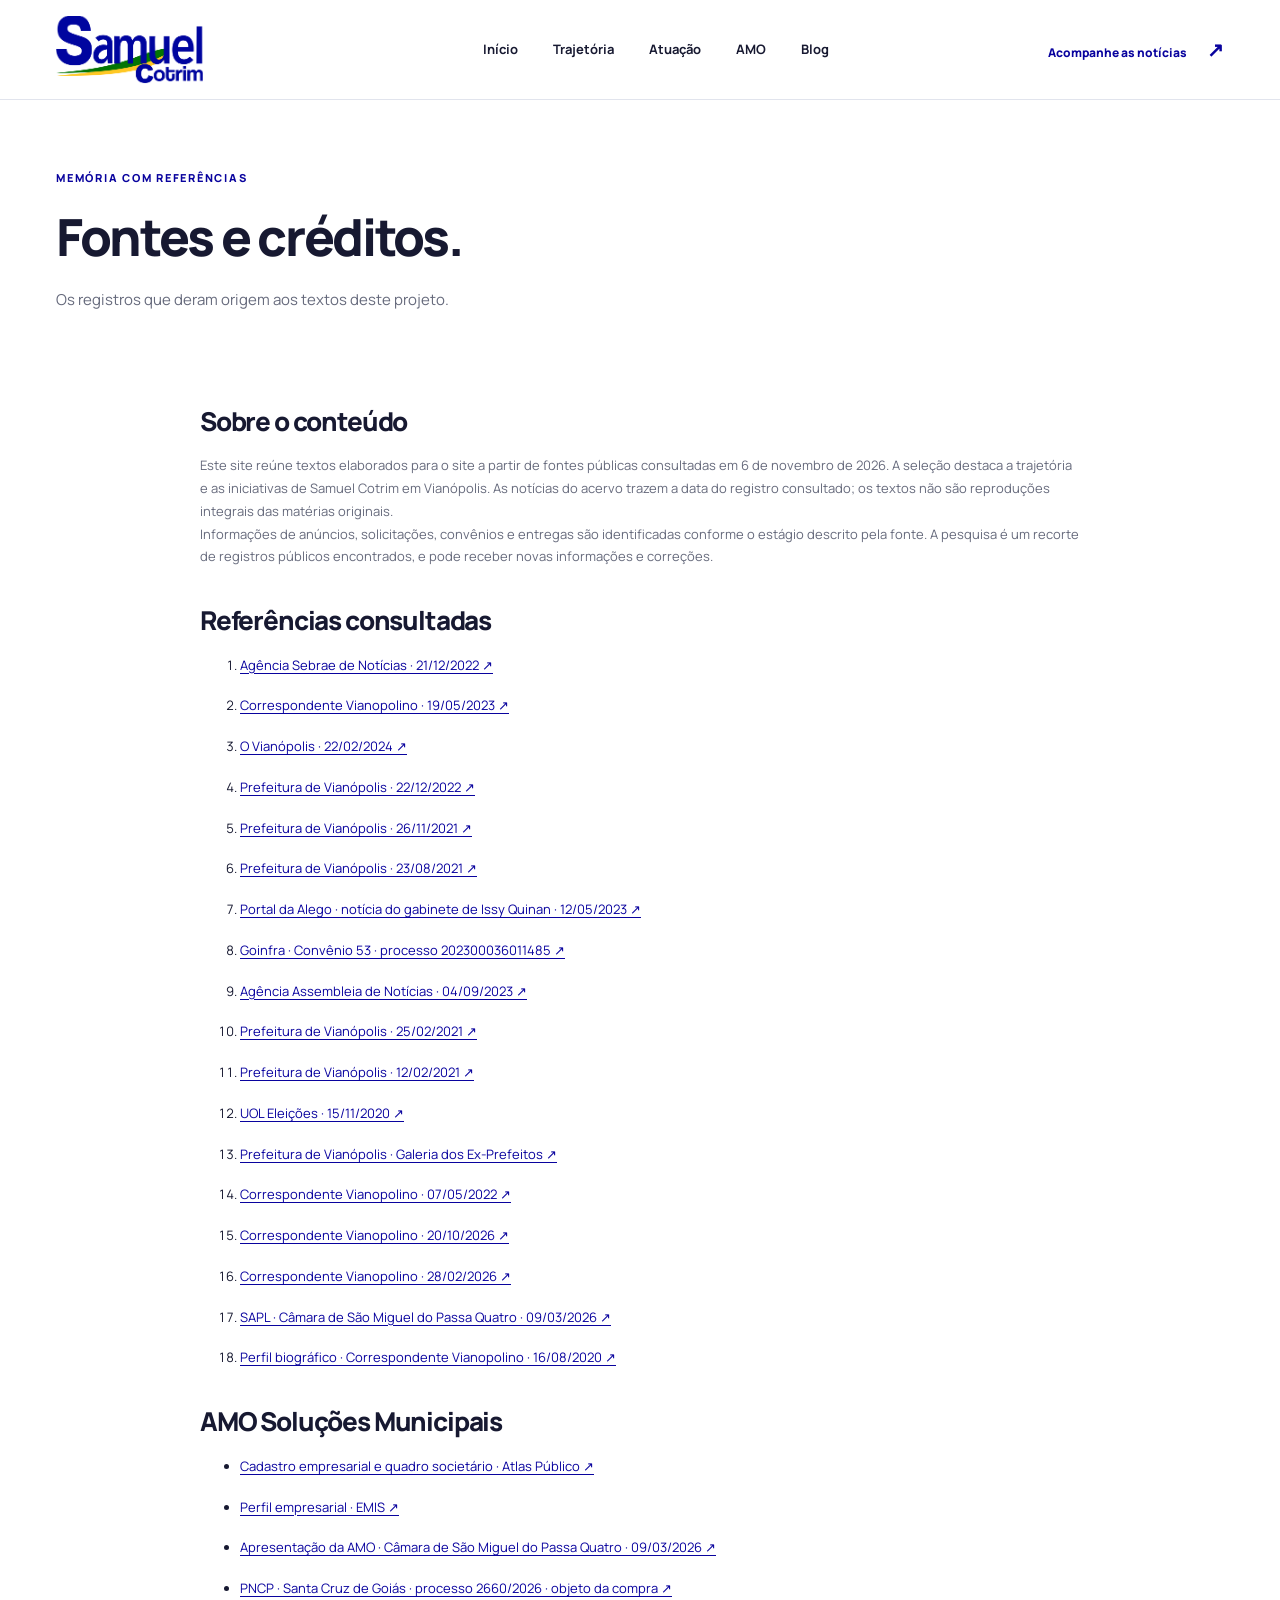
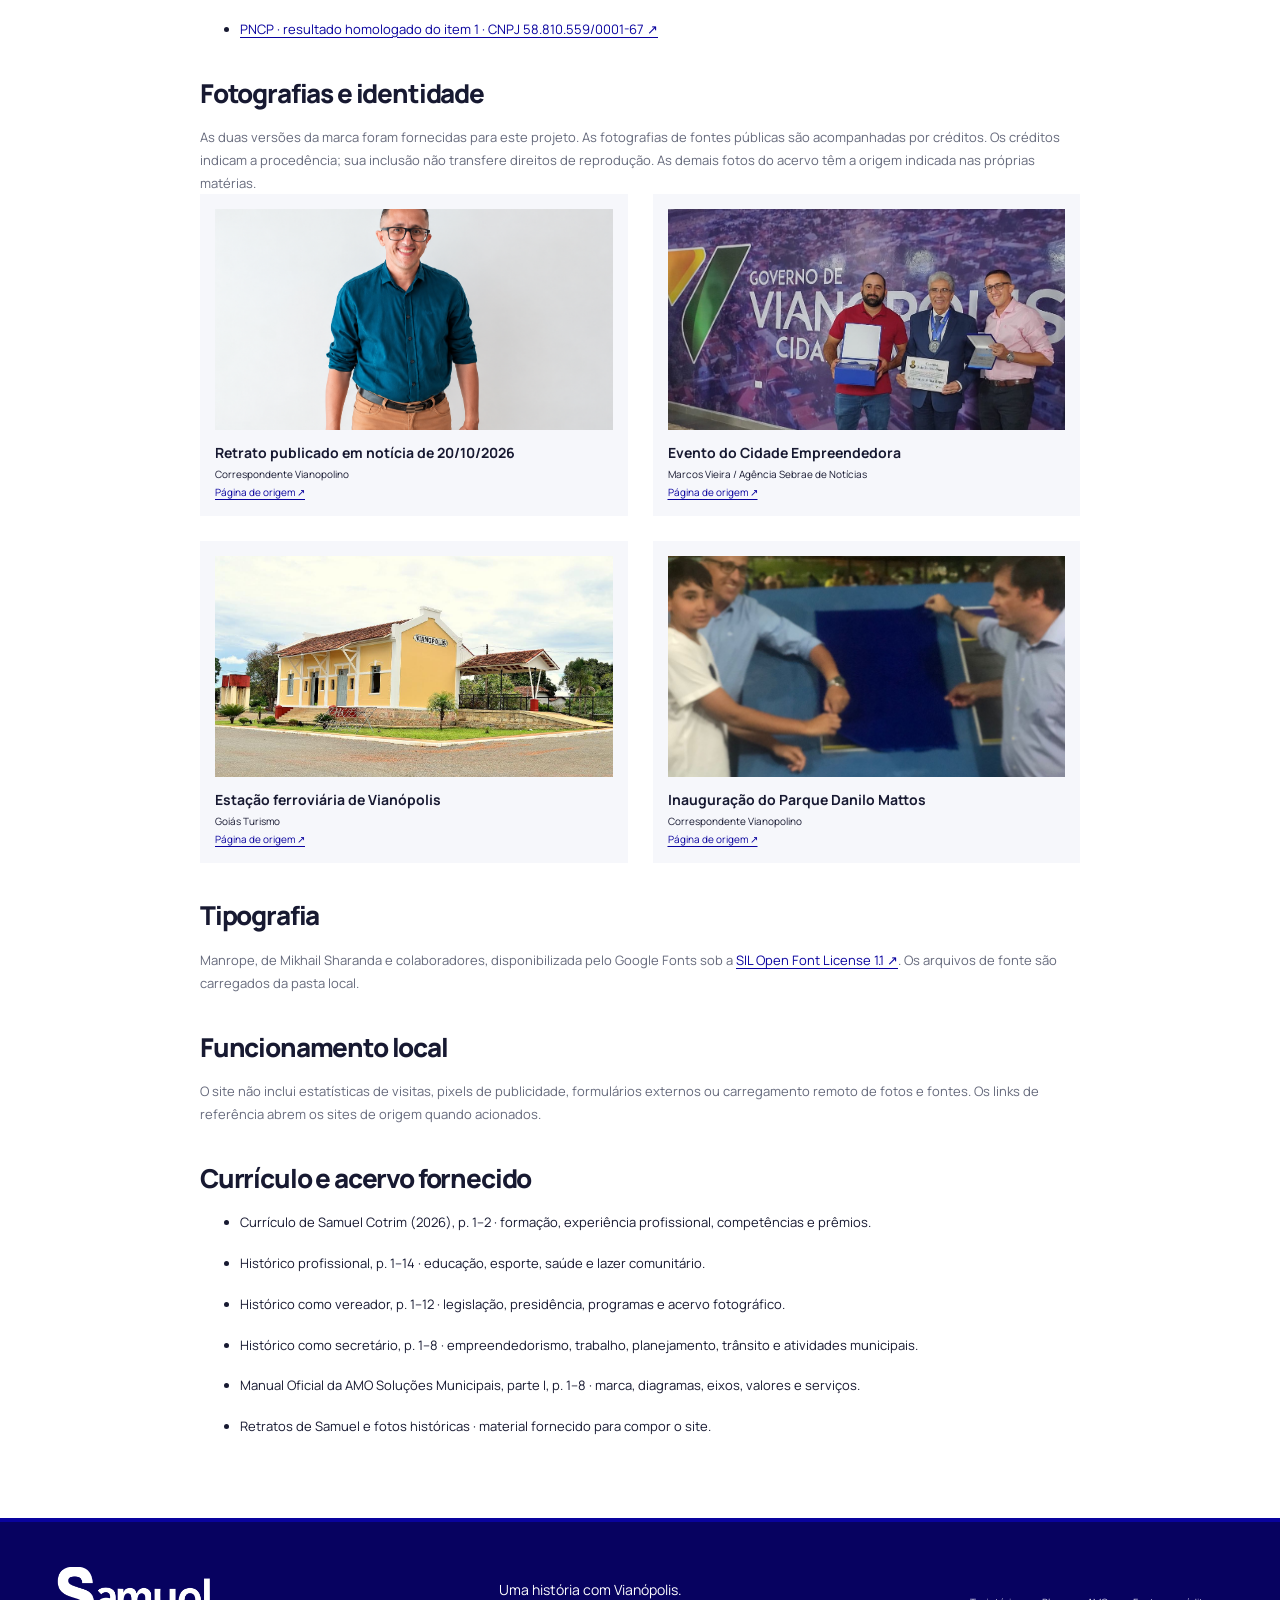
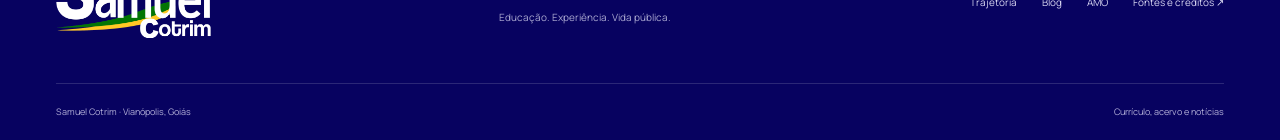
<file: fontes(1).html>
<!doctype html><html lang="pt-BR"><head><meta charset="utf-8"><meta name="viewport" content="width=device-width, initial-scale=1"><meta name="robots" content="noindex,nofollow,noarchive"><meta name="referrer" content="no-referrer"><title>Fontes e créditos · Samuel Cotrim</title><link rel="icon" href="assets/favicon.svg" type="image/svg+xml"><link rel="stylesheet" href="styles.css"><script src="app.js" defer></script></head><body data-static data-page="sources"><a class="skip" href="#conteudo">Pular para o conteúdo</a><div data-header></div><main id="conteudo"><div class="page-heading wrap"><div class="eyebrow">MEMÓRIA COM REFERÊNCIAS</div><h1>Fontes e créditos.</h1><p>Os registros que deram origem aos textos deste projeto.</p></div><div class="sources-content"><h2>Sobre o conteúdo</h2><p>Este site reúne textos elaborados para o site a partir de fontes públicas consultadas em 6 de novembro de 2026. A seleção destaca a trajetória e as iniciativas de Samuel Cotrim em Vianópolis. As notícias do acervo trazem a data do registro consultado; os textos não são reproduções integrais das matérias originais.</p><p>Informações de anúncios, solicitações, convênios e entregas são identificadas conforme o estágio descrito pela fonte. A pesquisa é um recorte de registros públicos encontrados, e pode receber novas informações e correções.</p><h2>Referências consultadas</h2><ol><li><a href="https://go.agenciasebrae.com.br/cultura-empreendedora/cidade-empreendedora-vianopolis-homenageia-presidente-do-sebrae-goias/" target="_blank" rel="noopener noreferrer">Agência Sebrae de Notícias · 21/12/2022 ↗</a></li><li><a href="https://www.correspondentevianopolino.com.br/site/parque-danilo-mattos-foi-inaugurado-hoje-19-05/" target="_blank" rel="noopener noreferrer">Correspondente Vianopolino · 19/05/2023 ↗</a></li><li><a href="https://www.ovianopolis.com.br/post/prefeito-samuel-cotrim-assina-licita%C3%A7%C3%A3o-para-in%C3%ADcio-da-constru%C3%A7%C3%A3o-do-hospital-e-ambulat%C3%B3rio-24-horas" target="_blank" rel="noopener noreferrer">O Vianópolis · 22/02/2024 ↗</a></li><li><a href="https://vianopolis.go.gov.br/2a-edicao-da-campanha-natal-premiado-premia-mais-de-140-pessoas/" target="_blank" rel="noopener noreferrer">Prefeitura de Vianópolis · 22/12/2022 ↗</a></li><li><a href="https://vianopolis.go.gov.br/governo-de-vianopolis-apresenta-o-programa-pet-da-gente/" target="_blank" rel="noopener noreferrer">Prefeitura de Vianópolis · 26/11/2021 ↗</a></li><li><a href="https://vianopolis.go.gov.br/com-a-presenca-do-governador-ronaldo-caiado-governo-de-vianopolis-entrega-obras-e-beneficios-para-populacao/" target="_blank" rel="noopener noreferrer">Prefeitura de Vianópolis · 23/08/2021 ↗</a></li><li><a href="https://portal.al.go.leg.br/noticias-dos-gabinetes/132893/issy-quinan-acompanha-vice-governador-e-presidente-da-goinfra-na-vistoria-de-obras-da-go-010" target="_blank" rel="noopener noreferrer">Portal da Alego · notícia do gabinete de Issy Quinan · 12/05/2023 ↗</a></li><li><a href="https://www.goinfra.go.gov.br/arquivos/arquivos/Acesso%20%C3%A0%20informa%C3%A7%C3%A3o/Convenios/64.pdf" target="_blank" rel="noopener noreferrer">Goinfra · Convênio 53 · processo 202300036011485 ↗</a></li><li><a href="https://portal.al.go.leg.br/noticias/136551/educadores-fisicos-receberam-homenagem-da-assembleia-legislativa-de-goias-em-sessao-solene-na-6-feira-1" target="_blank" rel="noopener noreferrer">Agência Assembleia de Notícias · 04/09/2023 ↗</a></li><li><a href="https://vianopolis.go.gov.br/prefeito-samuel-cotrim-sanciona-as-primeiras-leis-da-nova-gestao/" target="_blank" rel="noopener noreferrer">Prefeitura de Vianópolis · 25/02/2021 ↗</a></li><li><a href="https://vianopolis.go.gov.br/prefeito-samuel-cotrim-e-secretaria-de-saude-participam-de-live-vianopolis-contra-a-covid-19/" target="_blank" rel="noopener noreferrer">Prefeitura de Vianópolis · 12/02/2021 ↗</a></li><li><a href="https://noticias.uol.com.br/eleicoes/2020/11/15/apuracao-prefeitura-vianopolis-go-resultado-1-turno.htm" target="_blank" rel="noopener noreferrer">UOL Eleições · 15/11/2020 ↗</a></li><li><a href="https://vianopolis.go.gov.br/galeria-dos-ex-prefeitos/" target="_blank" rel="noopener noreferrer">Prefeitura de Vianópolis · Galeria dos Ex-Prefeitos ↗</a></li><li><a href="https://www.correspondentevianopolino.com.br/site/ex-vereador-assume-secretaria-criada-pelo-prefeito-samuel-cotrim/" target="_blank" rel="noopener noreferrer">Correspondente Vianopolino · 07/05/2022 ↗</a></li><li><a href="https://www.correspondentevianopolino.com.br/site/samuel-5/" target="_blank" rel="noopener noreferrer">Correspondente Vianopolino · 20/10/2026 ↗</a></li><li><a href="https://www.correspondentevianopolino.com.br/site/ex-prefeito-samuel-cotrim-participou-da-solenidade-de-inauguracao-do-anel-rodoviario-do-daia-na-manha-de-hoje-28-02/" target="_blank" rel="noopener noreferrer">Correspondente Vianopolino · 28/02/2026 ↗</a></li><li><a href="https://sapl.saomigueldopassaquatro.go.leg.br/sessao/88/resumo" target="_blank" rel="noopener noreferrer">SAPL · Câmara de São Miguel do Passa Quatro · 09/03/2026 ↗</a></li><li><a href="https://www.correspondentevianopolino.com.br/site/pp-e-o-primeiro-partido-de-vianopolis-a-definir-pre-candidatos-a-prefeito-e-vice/" target="_blank" rel="noopener noreferrer">Perfil biográfico · Correspondente Vianopolino · 16/08/2020 ↗</a></li></ol><h2 id="fontes-amo">AMO Soluções Municipais</h2><ul><li><a href="https://atlaspublico.com.br/empresa/58810559000167" target="_blank" rel="noopener noreferrer">Cadastro empresarial e quadro societário · Atlas Público ↗</a></li><li><a href="https://www.emis.com/php/company-profile/BR/Amo_Solucoes_Municipais_Ltda_en_18073485.html" target="_blank" rel="noopener noreferrer">Perfil empresarial · EMIS ↗</a></li><li><a href="https://sapl.saomigueldopassaquatro.go.leg.br/sessao/88/resumo" target="_blank" rel="noopener noreferrer">Apresentação da AMO · Câmara de São Miguel do Passa Quatro · 09/03/2026 ↗</a></li><li><a href="https://pncp.gov.br/api/consulta/v1/orgaos/29852387000196/compras/2026/5" target="_blank" rel="noopener noreferrer">PNCP · Santa Cruz de Goiás · processo 2660/2026 · objeto da compra ↗</a></li><li><a href="https://pncp.gov.br/api/pncp/v1/orgaos/29852387000196/compras/2026/5/itens/1/resultados" target="_blank" rel="noopener noreferrer">PNCP · resultado homologado do item 1 · CNPJ 58.810.559/0001-67 ↗</a></li></ul><h2>Fotografias e identidade</h2><p>As duas versões da marca foram fornecidas para este projeto. As fotografias de fontes públicas são acompanhadas por créditos. Os créditos indicam a procedência; sua inclusão não transfere direitos de reprodução. As demais fotos do acervo têm a origem indicada nas próprias matérias.</p><div class="source-photo-list"><figure><img src="assets/samuel-recente.png" alt="Retrato publicado em notícia de 20/10/2026" loading="lazy"><figcaption><strong>Retrato publicado em notícia de 20/10/2026</strong>Correspondente Vianopolino<br><a href="https://www.correspondentevianopolino.com.br/site/samuel-5/" target="_blank" rel="noopener noreferrer">Página de origem ↗</a></figcaption></figure><figure><img src="assets/empreendedorismo.jpg" alt="Evento do Cidade Empreendedora" loading="lazy"><figcaption><strong>Evento do Cidade Empreendedora</strong>Marcos Vieira / Agência Sebrae de Notícias<br><a href="https://go.agenciasebrae.com.br/cultura-empreendedora/cidade-empreendedora-vianopolis-homenageia-presidente-do-sebrae-goias/" target="_blank" rel="noopener noreferrer">Página de origem ↗</a></figcaption></figure><figure><img src="assets/estacao-vianopolis.jpg" alt="Estação ferroviária de Vianópolis" loading="lazy"><figcaption><strong>Estação ferroviária de Vianópolis</strong>Goiás Turismo<br><a href="https://goiasturismo.go.gov.br/pt/destinos/vianopolis" target="_blank" rel="noopener noreferrer">Página de origem ↗</a></figcaption></figure><figure><img src="assets/parque-vista.jpg" alt="Inauguração do Parque Danilo Mattos" loading="lazy"><figcaption><strong>Inauguração do Parque Danilo Mattos</strong>Correspondente Vianopolino<br><a href="https://www.correspondentevianopolino.com.br/site/parque-danilo-mattos-foi-inaugurado-hoje-19-05/" target="_blank" rel="noopener noreferrer">Página de origem ↗</a></figcaption></figure></div><h2>Tipografia</h2><p>Manrope, de Mikhail Sharanda e colaboradores, disponibilizada pelo Google Fonts sob a <a href="https://openfontlicense.org/open-font-license-official-text/" target="_blank" rel="noopener noreferrer">SIL Open Font License 1.1 ↗</a>. Os arquivos de fonte são carregados da pasta local.</p><h2>Funcionamento local</h2><p>O site não inclui estatísticas de visitas, pixels de publicidade, formulários externos ou carregamento remoto de fotos e fontes. Os links de referência abrem os sites de origem quando acionados.</p><section id="fontes-acervo"><h2>Currículo e acervo fornecido</h2><ul>
<li>Currículo de Samuel Cotrim (2026), p. 1–2 · formação, experiência profissional, competências e prêmios.</li>
<li>Histórico profissional, p. 1–14 · educação, esporte, saúde e lazer comunitário.</li>
<li>Histórico como vereador, p. 1–12 · legislação, presidência, programas e acervo fotográfico.</li>
<li>Histórico como secretário, p. 1–8 · empreendedorismo, trabalho, planejamento, trânsito e atividades municipais.</li>
<li>Manual Oficial da AMO Soluções Municipais, parte I, p. 1–8 · marca, diagramas, eixos, valores e serviços.</li>
<li>Retratos de Samuel e fotos históricas · material fornecido para compor o site.</li></ul></section></div></main><div data-footer></div></body></html>
</file>
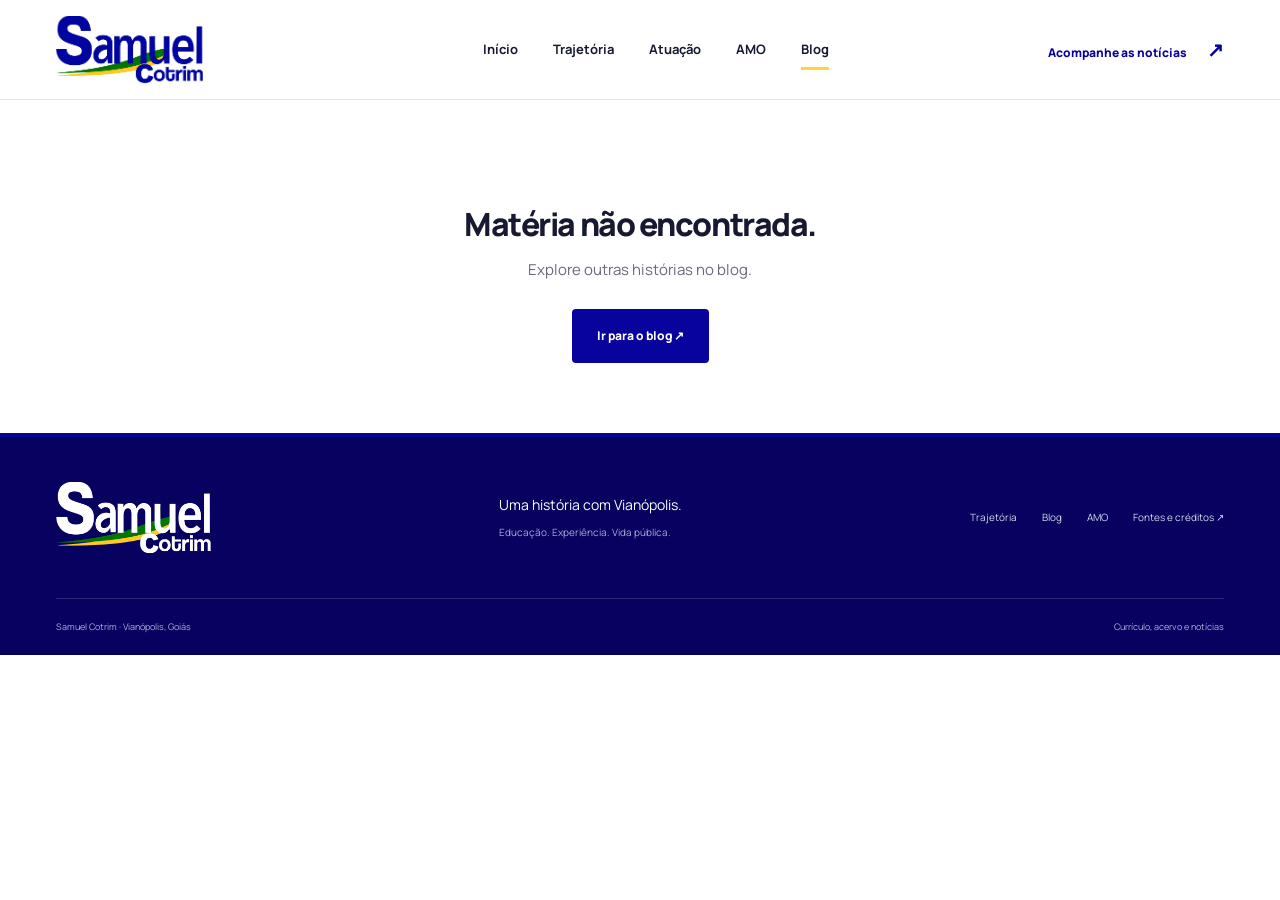
<file: materia(1).html>
<!doctype html><html lang="pt-BR"><head><meta charset="utf-8"><meta name="viewport" content="width=device-width, initial-scale=1"><meta name="robots" content="noindex,nofollow,noarchive"><meta name="referrer" content="no-referrer"><meta name="theme-color" content="#09039e"><title>Notícia · Samuel Cotrim</title><link rel="icon" href="assets/favicon.svg" type="image/svg+xml"><link rel="stylesheet" href="styles.css"><script src="noticias.js" defer></script><script src="app.js" defer></script></head><body data-static data-page="article"><a class="skip" href="#conteudo">Pular para o conteúdo</a><div data-header></div><main id="conteudo" class="article-main"><div id="article-content" class="wrap"><p>Carregando matéria…</p></div><section class="wrap related-section" id="related-section" hidden><div class="section-heading"><h2>Continue a leitura.</h2><a class="text-link" href="blog.html">Todas as notícias ↗</a></div><div id="related-news" class="news-grid"></div></section></main><div data-footer></div><div class="toast" id="toast" role="status" hidden></div></body></html>
</file>
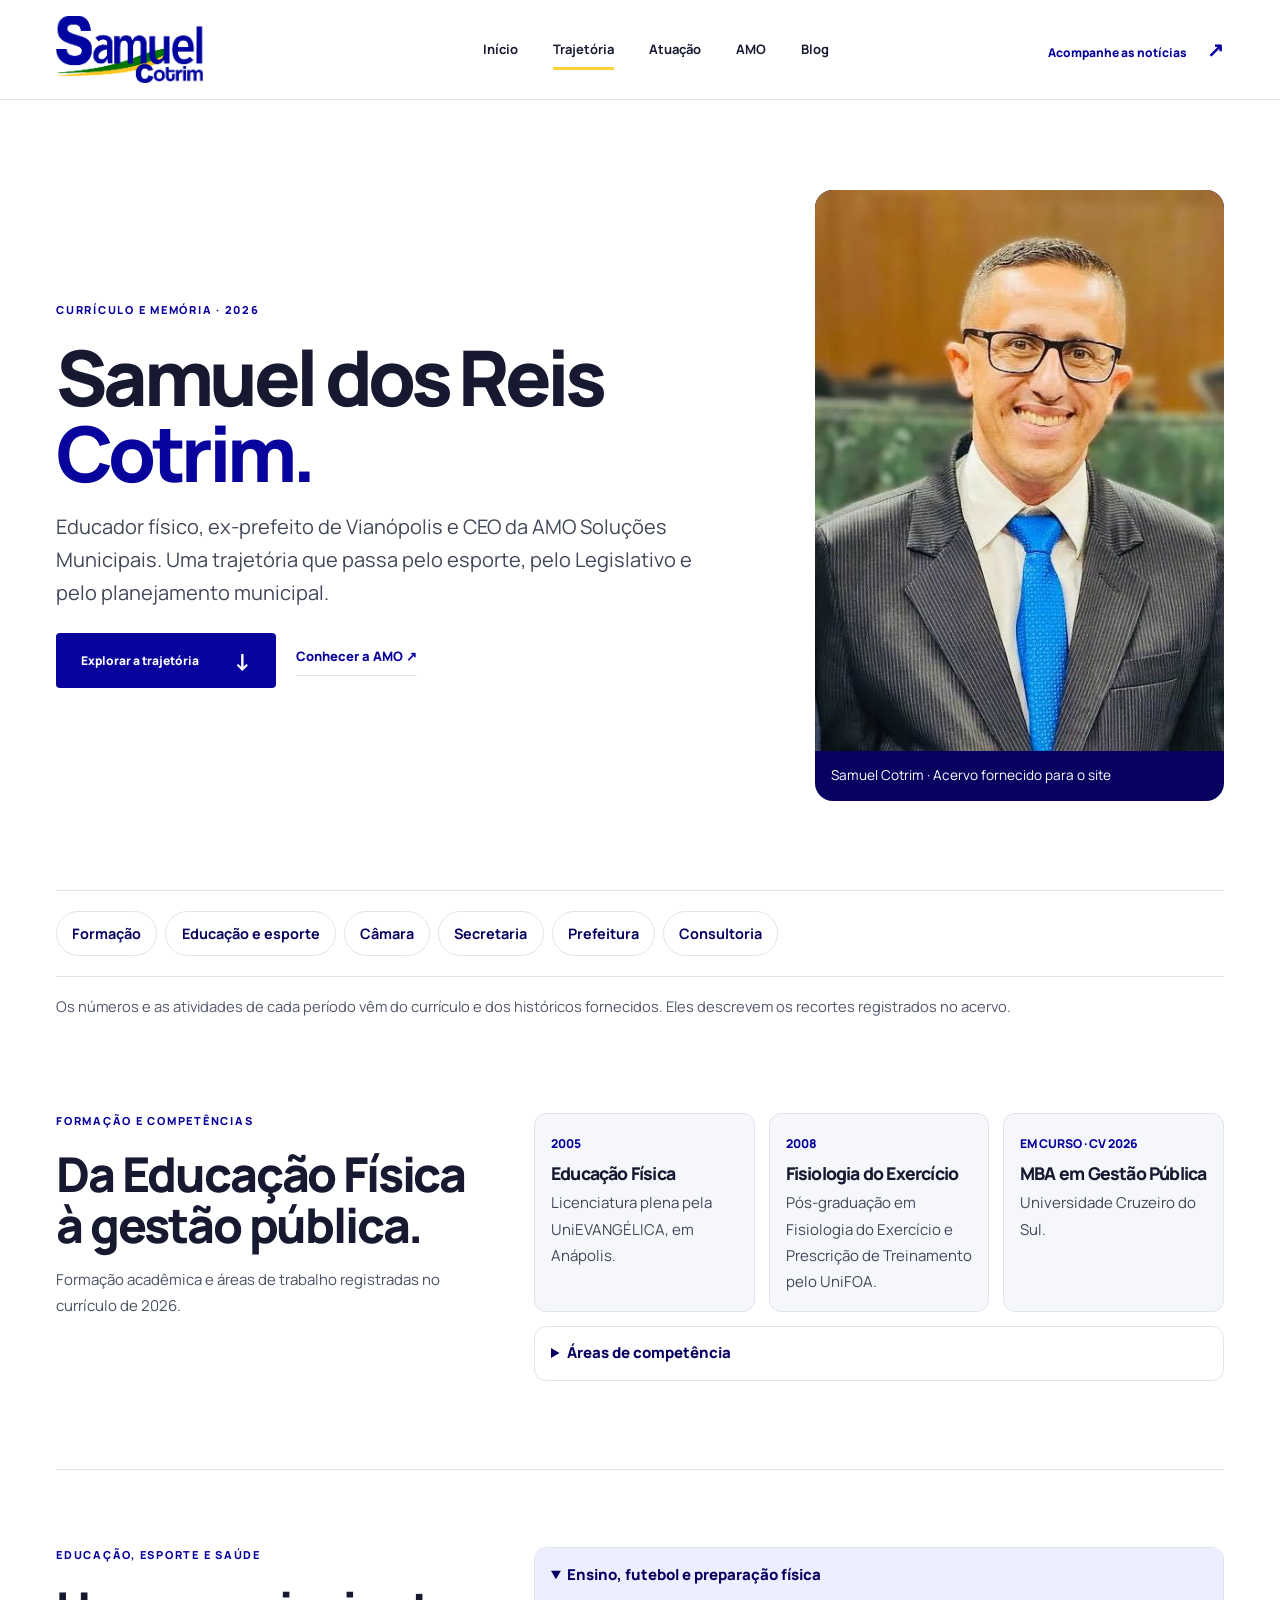
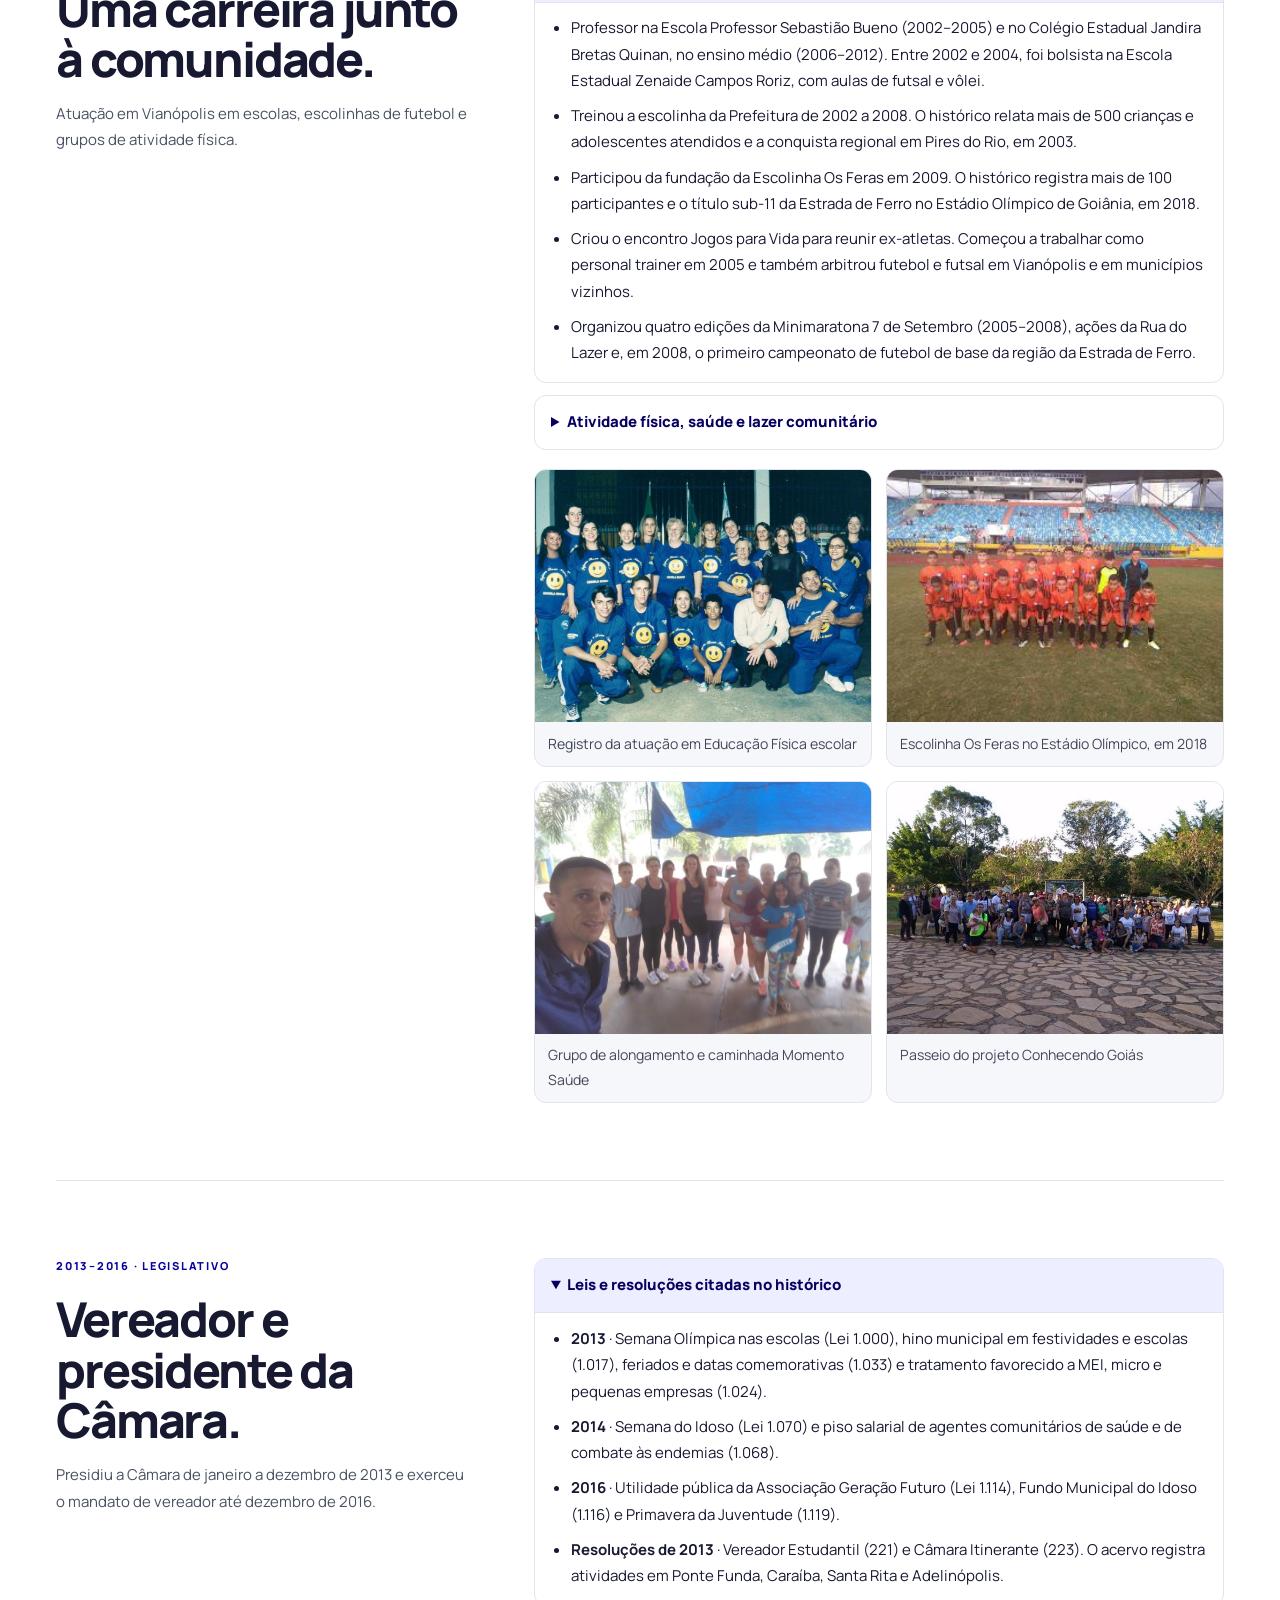
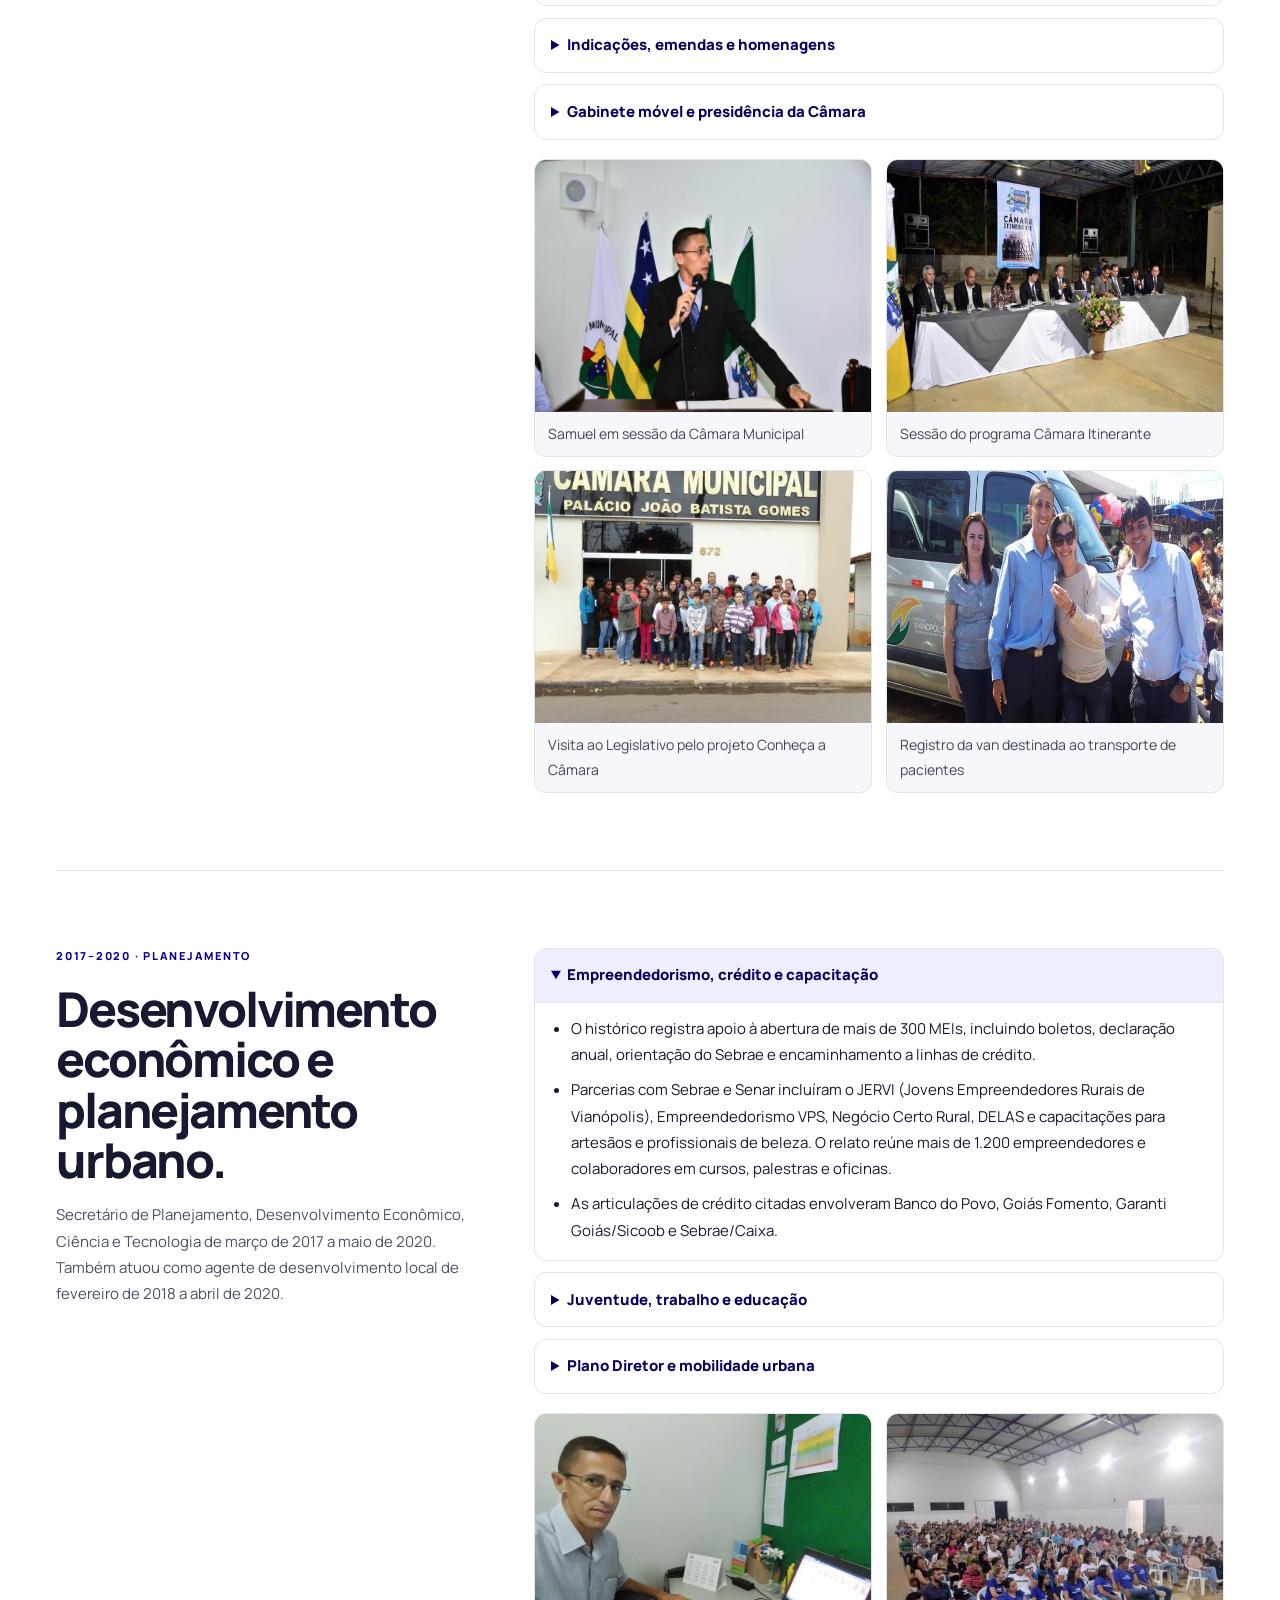
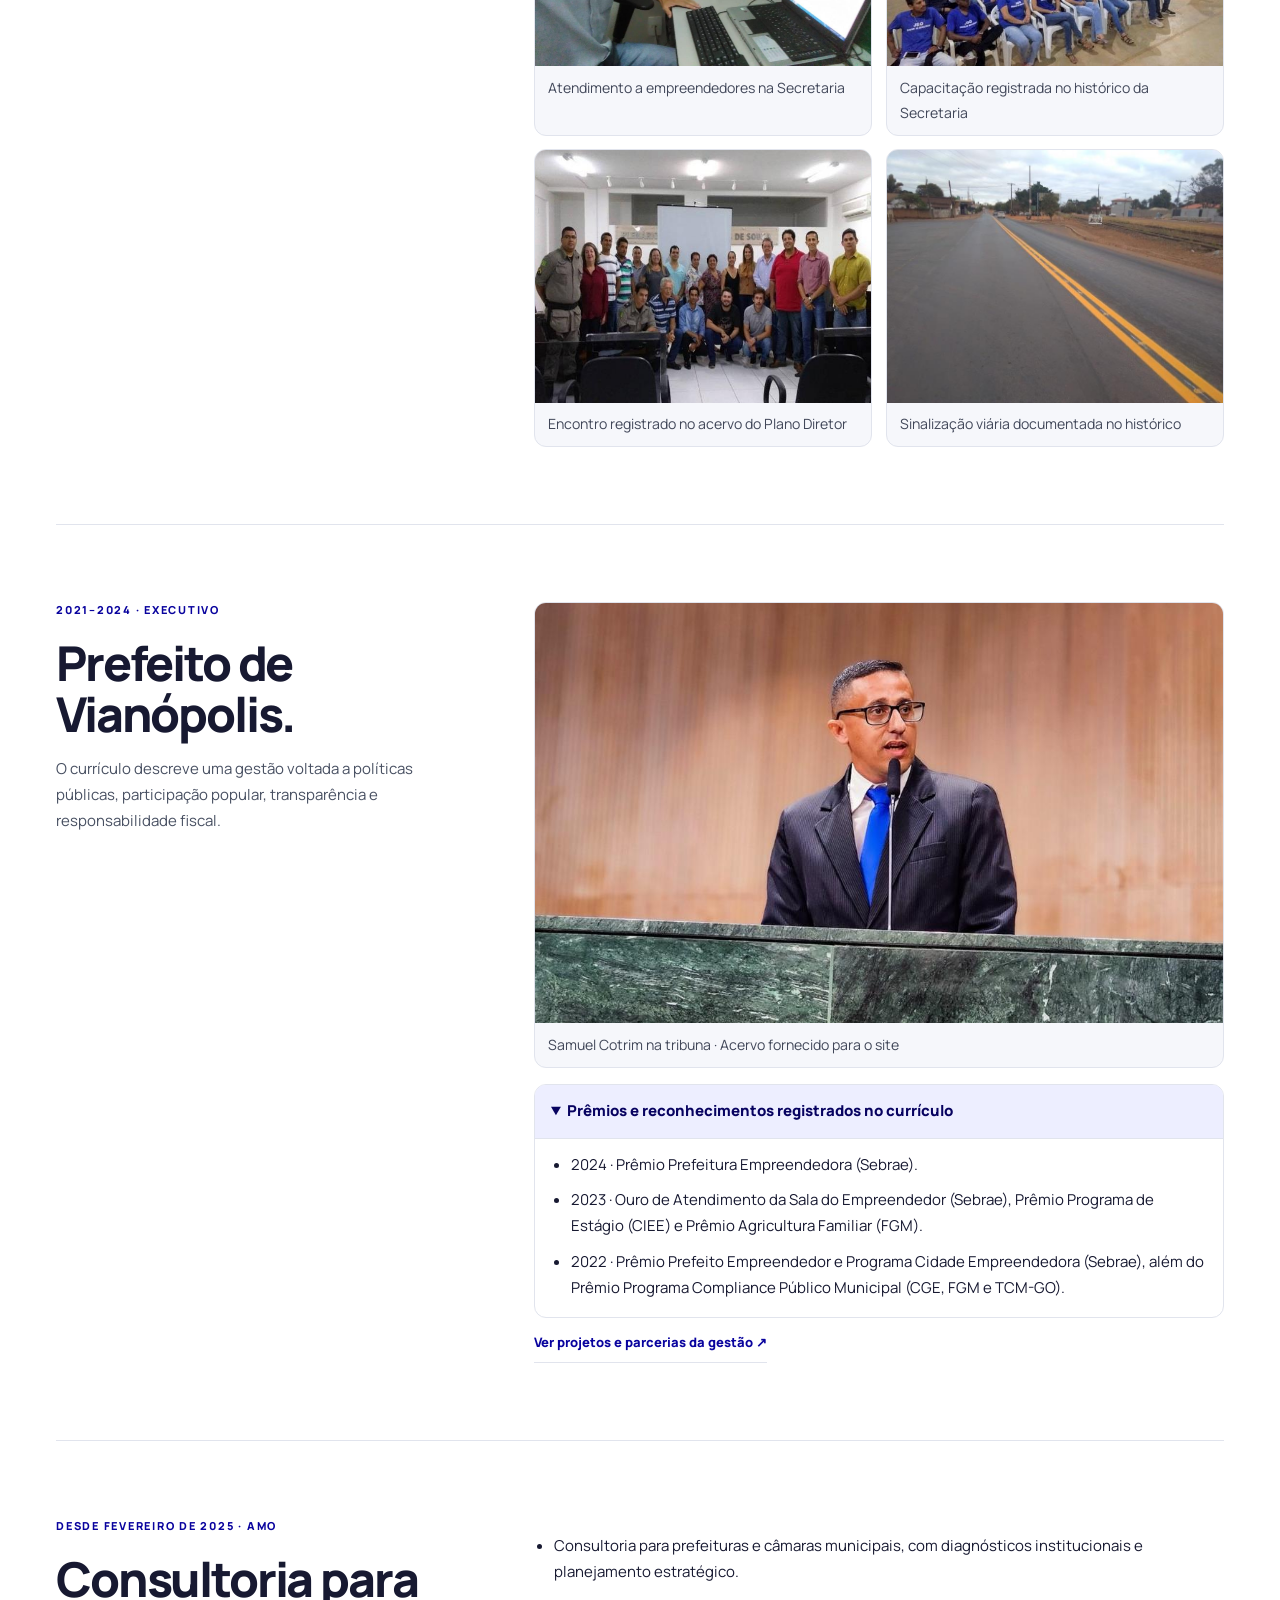
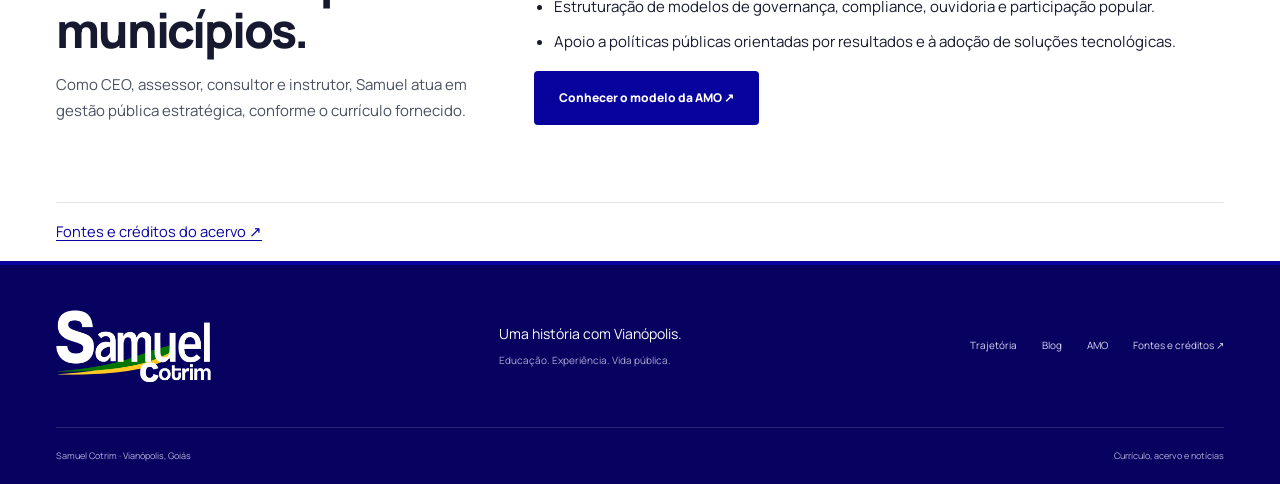
<file: trajetoria(1).html>
<!doctype html>
<html lang="pt-BR">
<head>
  <meta charset="utf-8">
  <meta name="viewport" content="width=device-width, initial-scale=1">
  <meta name="robots" content="noindex,nofollow,noarchive">
  <meta name="referrer" content="no-referrer">
  <meta name="description" content="Currículo, formação e acervo de Samuel Cotrim em Vianópolis. Educação Física, Câmara, Secretaria, Prefeitura e consultoria pública.">
  <meta name="theme-color" content="#09039e">
  <title>Trajetória · Samuel Cotrim</title>
  <link rel="icon" href="assets/favicon.svg" type="image/svg+xml">
  <link rel="stylesheet" href="styles.css">
  <link rel="stylesheet" href="amo.css">
  <link rel="stylesheet" href="acervo.css">
  <script src="app.js" defer></script>
</head>
<body data-static data-page="trajectory">
  <a class="skip" href="#conteudo">Pular para o conteúdo</a>
  <div data-header></div>
  <main id="conteudo" class="archive-page">
<section class="archive-hero wrap">
  <div><p class="eyebrow">CURRÍCULO E MEMÓRIA · 2026</p>
  <h1>Samuel dos Reis <em>Cotrim.</em></h1>
  <p>Educador físico, ex-prefeito de Vianópolis e CEO da AMO Soluções Municipais. Uma trajetória que passa pelo esporte, pelo Legislativo e pelo planejamento municipal.</p>
  <div class="archive-actions"><a class="button primary" href="#formacao">Explorar a trajetória <span aria-hidden="true">↓</span></a><a class="text-link" href="amo.html">Conhecer a AMO ↗</a></div></div>
  <figure class="archive-portrait"><img src="assets/samuel-retrato-oficial.jpg" alt="Retrato de Samuel Cotrim de terno e gravata azul" width="448" height="615" fetchpriority="high"><figcaption>Samuel Cotrim · Acervo fornecido para o site</figcaption></figure>
</section>
<div class="wrap archive-content"><nav class="section-jump" aria-label="Nesta página"><a href="#formacao">Formação</a><a href="#esporte">Educação e esporte</a><a href="#camara">Câmara</a><a href="#secretaria">Secretaria</a><a href="#prefeitura">Prefeitura</a><a href="#consultoria">Consultoria</a></nav>
<p class="archive-note">Os números e as atividades de cada período vêm do currículo e dos históricos fornecidos. Eles descrevem os recortes registrados no acervo.</p>
<section id="formacao" class="archive-section">
      <div class="archive-section-intro"><p class="eyebrow">FORMAÇÃO E COMPETÊNCIAS</p><h2>Da Educação Física à gestão pública.</h2><p>Formação acadêmica e áreas de trabalho registradas no currículo de 2026.</p></div>
      <div class="archive-section-body"><div class="archive-grid"><article><span>2005</span><h3>Educação Física</h3><p>Licenciatura plena pela UniEVANGÉLICA, em Anápolis.</p></article>
    <article><span>2008</span><h3>Fisiologia do Exercício</h3><p>Pós-graduação em Fisiologia do Exercício e Prescrição de Treinamento pelo UniFOA.</p></article>
    <article><span>EM CURSO · CV 2026</span><h3>MBA em Gestão Pública</h3><p>Universidade Cruzeiro do Sul.</p></article></div><details class="record"><summary>Áreas de competência</summary><div class="record-content"><ul><li>Liderança, governança, eficiência administrativa e tomada de decisão.</li><li>Planejamento Estratégico Municipal, formulação e implementação de políticas públicas, desenvolvimento de projetos e captação de recursos.</li><li>Comunicação institucional, relacionamento interpessoal, inovação, tecnologia, cidades inteligentes, empreendedorismo e desenvolvimento econômico.</li></ul></div></details></div>
    </section><section id="esporte" class="archive-section">
      <div class="archive-section-intro"><p class="eyebrow">EDUCAÇÃO, ESPORTE E SAÚDE</p><h2>Uma carreira junto à comunidade.</h2><p>Atuação em Vianópolis em escolas, escolinhas de futebol e grupos de atividade física.</p></div>
      <div class="archive-section-body"><details class="record" open><summary>Ensino, futebol e preparação física</summary><div class="record-content"><ul><li>Professor na Escola Professor Sebastião Bueno (2002–2005) e no Colégio Estadual Jandira Bretas Quinan, no ensino médio (2006–2012). Entre 2002 e 2004, foi bolsista na Escola Estadual Zenaide Campos Roriz, com aulas de futsal e vôlei.</li><li>Treinou a escolinha da Prefeitura de 2002 a 2008. O histórico relata mais de 500 crianças e adolescentes atendidos e a conquista regional em Pires do Rio, em 2003.</li><li>Participou da fundação da Escolinha Os Feras em 2009. O histórico registra mais de 100 participantes e o título sub-11 da Estrada de Ferro no Estádio Olímpico de Goiânia, em 2018.</li><li>Criou o encontro Jogos para Vida para reunir ex-atletas. Começou a trabalhar como personal trainer em 2005 e também arbitrou futebol e futsal em Vianópolis e em municípios vizinhos.</li><li>Organizou quatro edições da Minimaratona 7 de Setembro (2005–2008), ações da Rua do Lazer e, em 2008, o primeiro campeonato de futebol de base da região da Estrada de Ferro.</li></ul></div></details><details class="record"><summary>Atividade física, saúde e lazer comunitário</summary><div class="record-content"><ul><li>O histórico atribui à agente de saúde Valquíria Rodrigues a iniciativa dos grupos em 2008. Samuel relata que começou a colaborar como voluntário em 2010, no Momento Saúde, na Feira Coberta.</li><li>Oito grupos citados no acervo: Hipersaúde (São José), São Vicente, Momento Saúde, Projeto Acolher (Praça João Batista Gomes), Renascer (Michele), Vida e Esperança (Ponte Funda), Geração Saúde (Caraíba) e Santa Rita.</li><li>Na Secretaria de Saúde, colaborou com uma equipe multiprofissional e participou do Programa Perda de Peso, em parceria com uma academia da cidade.</li><li>O projeto Conhecendo Goiás reuniu mais de 200 participantes, segundo o histórico. Houve passeios a Pirenópolis e Rio Quente em 2017, ao Salto do Corumbá e à Lagoa Quente em 2018 e a Terezópolis e ao Clube Náutico em Caldas Novas em 2019. A viagem a Goiás prevista para junho de 2020 foi adiada durante a pandemia.</li></ul></div></details><div class="archive-gallery"><figure><a href="assets/arquivo-educacao-fisica.jpg"><img src="assets/arquivo-educacao-fisica.jpg" alt="Registro da atuação em Educação Física escolar" width="960" height="688" loading="lazy" decoding="async"></a><figcaption>Registro da atuação em Educação Física escolar</figcaption></figure><figure><a href="assets/arquivo-os-feras.jpg"><img src="assets/arquivo-os-feras.jpg" alt="Escolinha Os Feras no Estádio Olímpico, em 2018" width="291" height="218" loading="lazy" decoding="async"></a><figcaption>Escolinha Os Feras no Estádio Olímpico, em 2018</figcaption></figure><figure><a href="assets/arquivo-momento-saude.jpg"><img src="assets/arquivo-momento-saude.jpg" alt="Grupo de alongamento e caminhada Momento Saúde" width="876" height="657" loading="lazy" decoding="async"></a><figcaption>Grupo de alongamento e caminhada Momento Saúde</figcaption></figure><figure><a href="assets/arquivo-conhecendo-goias.jpg"><img src="assets/arquivo-conhecendo-goias.jpg" alt="Passeio do projeto Conhecendo Goiás" width="589" height="442" loading="lazy" decoding="async"></a><figcaption>Passeio do projeto Conhecendo Goiás</figcaption></figure></div></div>
    </section><section id="camara" class="archive-section">
      <div class="archive-section-intro"><p class="eyebrow">2013–2016 · LEGISLATIVO</p><h2>Vereador e presidente da Câmara.</h2><p>Presidiu a Câmara de janeiro a dezembro de 2013 e exerceu o mandato de vereador até dezembro de 2016.</p></div>
      <div class="archive-section-body"><details class="record" open><summary>Leis e resoluções citadas no histórico</summary><div class="record-content"><ul><li><strong>2013</strong> · Semana Olímpica nas escolas (Lei 1.000), hino municipal em festividades e escolas (1.017), feriados e datas comemorativas (1.033) e tratamento favorecido a MEI, micro e pequenas empresas (1.024).</li><li><strong>2014</strong> · Semana do Idoso (Lei 1.070) e piso salarial de agentes comunitários de saúde e de combate às endemias (1.068).</li><li><strong>2016</strong> · Utilidade pública da Associação Geração Futuro (Lei 1.114), Fundo Municipal do Idoso (1.116) e Primavera da Juventude (1.119).</li><li><strong>Resoluções de 2013</strong> · Vereador Estudantil (221) e Câmara Itinerante (223). O acervo registra atividades em Ponte Funda, Caraíba, Santa Rita e Adelinópolis.</li></ul></div></details><details class="record"><summary>Indicações, emendas e homenagens</summary><div class="record-content"><ul><li>Indicações para a Educação Física na rede municipal (001/2014), política municipal da criança e do adolescente (001/2015), Conselho Municipal do Idoso (005/2015), plantio de árvores pelas escolas (003/2015), arborização urbana (002/2016) e concurso de redação Professora Maria de Lourdes Rosa Souza (004/2016).</li><li>Emenda 007/2014 à Lei Orgânica, referente ao capítulo de meio ambiente. Também consta emenda aditiva ao PPA, à LDO e à LOA em apoio à Liga de Desporto da Estrada de Ferro.</li><li>Títulos de cidadão vianopolino para Valcenor Braz de Queiros, padre Sérgio Ricardo Resende e Everson José de Sousa. Honras ao mérito para atletas do voleibol do Colégio Armindo Gomes e para a jogadora de futebol Vanessa Lorrany.</li></ul></div></details><details class="record"><summary>Gabinete móvel e presidência da Câmara</summary><div class="record-content"><ul><li>Criou o projeto Vereador em Ação com Geraldo Junior e Kleber Pereira. O gabinete móvel ouviu moradores de São José, Michele, São Vicente, Delfino, Santos Dumont, Manoel Gouveia e Umbelino.</li><li>O projeto Conheça a Câmara, vinculado ao Vereador Estudantil, recebeu mais de 500 estudantes em 2016, segundo o histórico. Também atuou na pauta da guarda responsável de cães e gatos.</li><li>Na presidência em 2013, o histórico relata devolução de recursos ao Executivo para aquisição de uma van de transporte de pacientes a Goiânia e uma emenda de Valcenor Braz para um caminhão de coleta de lixo.</li><li>O acervo registra aquisição de identificações, computadores, copiadora e três aparelhos de ar-condicionado, além do seguro do veículo da Câmara. A revisão dos planos de telefonia e modems teria gerado economia superior a R$ 24 mil, segundo o relato.</li></ul></div></details><div class="archive-gallery"><figure><a href="assets/arquivo-camara.jpg"><img src="assets/arquivo-camara.jpg" alt="Samuel em sessão da Câmara Municipal" width="726" height="542" loading="lazy" decoding="async"></a><figcaption>Samuel em sessão da Câmara Municipal</figcaption></figure><figure><a href="assets/arquivo-camara-itinerante.jpg"><img src="assets/arquivo-camara-itinerante.jpg" alt="Sessão do programa Câmara Itinerante" width="495" height="404" loading="lazy" decoding="async"></a><figcaption>Sessão do programa Câmara Itinerante</figcaption></figure><figure><a href="assets/arquivo-conheca-camara.jpg"><img src="assets/arquivo-conheca-camara.jpg" alt="Visita ao Legislativo pelo projeto Conheça a Câmara" width="492" height="367" loading="lazy" decoding="async"></a><figcaption>Visita ao Legislativo pelo projeto Conheça a Câmara</figcaption></figure><figure><a href="assets/arquivo-van-saude.jpg"><img src="assets/arquivo-van-saude.jpg" alt="Registro da van destinada ao transporte de pacientes" width="626" height="720" loading="lazy" decoding="async"></a><figcaption>Registro da van destinada ao transporte de pacientes</figcaption></figure></div></div>
    </section><section id="secretaria" class="archive-section">
      <div class="archive-section-intro"><p class="eyebrow">2017–2020 · PLANEJAMENTO</p><h2>Desenvolvimento econômico e planejamento urbano.</h2><p>Secretário de Planejamento, Desenvolvimento Econômico, Ciência e Tecnologia de março de 2017 a maio de 2020. Também atuou como agente de desenvolvimento local de fevereiro de 2018 a abril de 2020.</p></div>
      <div class="archive-section-body"><details class="record" open><summary>Empreendedorismo, crédito e capacitação</summary><div class="record-content"><ul><li>O histórico registra apoio à abertura de mais de 300 MEIs, incluindo boletos, declaração anual, orientação do Sebrae e encaminhamento a linhas de crédito.</li><li>Parcerias com Sebrae e Senar incluíram o JERVI (Jovens Empreendedores Rurais de Vianópolis), Empreendedorismo VPS, Negócio Certo Rural, DELAS e capacitações para artesãos e profissionais de beleza. O relato reúne mais de 1.200 empreendedores e colaboradores em cursos, palestras e oficinas.</li><li>As articulações de crédito citadas envolveram Banco do Povo, Goiás Fomento, Garanti Goiás/Sicoob e Sebrae/Caixa.</li></ul></div></details><details class="record"><summary>Juventude, trabalho e educação</summary><div class="record-content"><ul><li>Meu Primeiro Emprego selecionava e preparava jovens para encaminhamento a empresas. O histórico registra 300 inscritos.</li><li>Jovem Empreendedor atendeu 92 estudantes do 3º ano do ensino médio, em parceria com o Colégio Estadual Jandira Bretas Quinan.</li><li>Oportunidade de Emprego reuniu mais de 500 currículos. O histórico informa que a emissão de carteiras de trabalho foi viabilizada no fim de 2018 e contabilizou 812 documentos no recorte relatado.</li><li>Foram realizadas quatro edições do concurso de redação Professora Maria de Lourdes Rosa Souza e duas do Torneio Empresarial de Futsal, em parceria com as áreas de Educação e Esportes.</li></ul></div></details><details class="record"><summary>Plano Diretor e mobilidade urbana</summary><div class="record-content"><ul><li>Participou da elaboração do Plano Diretor Participativo, com a população, o grupo gestor e a empresa Belo Monte, em um processo de aproximadamente dois anos.</li><li>Atuou na criação da Gerência Municipal de Trânsito, em audiências públicas, ações educativas e na mudança para mão única das ruas Felismino Viana e Eugênio Jardim.</li><li>O histórico relata sinalização horizontal em Vianópolis, Ponte Funda e Caraíba e mais de 500 placas instaladas. Cita ainda a fiscalização pela Polícia Militar, o acompanhamento da frota e a Junta Administrativa de Recursos de Infrações (JARI).</li></ul></div></details><div class="archive-gallery"><figure><a href="assets/arquivo-atendimento-mei.jpg"><img src="assets/arquivo-atendimento-mei.jpg" alt="Atendimento a empreendedores na Secretaria" width="1280" height="960" loading="lazy" decoding="async"></a><figcaption>Atendimento a empreendedores na Secretaria</figcaption></figure><figure><a href="assets/arquivo-capacitacao.jpg"><img src="assets/arquivo-capacitacao.jpg" alt="Capacitação registrada no histórico da Secretaria" width="551" height="413" loading="lazy" decoding="async"></a><figcaption>Capacitação registrada no histórico da Secretaria</figcaption></figure><figure><a href="assets/arquivo-plano-diretor.jpg"><img src="assets/arquivo-plano-diretor.jpg" alt="Encontro registrado no acervo do Plano Diretor" width="568" height="519" loading="lazy" decoding="async"></a><figcaption>Encontro registrado no acervo do Plano Diretor</figcaption></figure><figure><a href="assets/arquivo-sinalizacao.jpg"><img src="assets/arquivo-sinalizacao.jpg" alt="Sinalização viária documentada no histórico" width="693" height="520" loading="lazy" decoding="async"></a><figcaption>Sinalização viária documentada no histórico</figcaption></figure></div></div>
    </section><section id="prefeitura" class="archive-section">
      <div class="archive-section-intro"><p class="eyebrow">2021–2024 · EXECUTIVO</p><h2>Prefeito de Vianópolis.</h2><p>O currículo descreve uma gestão voltada a políticas públicas, participação popular, transparência e responsabilidade fiscal.</p></div>
      <div class="archive-section-body"><figure class="archive-banner"><img src="assets/samuel-tribuna-oficial.jpg" alt="Samuel Cotrim discursando em uma tribuna" width="960" height="1280" loading="lazy" decoding="async"><figcaption>Samuel Cotrim na tribuna · Acervo fornecido para o site</figcaption></figure><details class="record" open><summary>Prêmios e reconhecimentos registrados no currículo</summary><div class="record-content"><ul><li>2024 · Prêmio Prefeitura Empreendedora (Sebrae).</li><li>2023 · Ouro de Atendimento da Sala do Empreendedor (Sebrae), Prêmio Programa de Estágio (CIEE) e Prêmio Agricultura Familiar (FGM).</li><li>2022 · Prêmio Prefeito Empreendedor e Programa Cidade Empreendedora (Sebrae), além do Prêmio Programa Compliance Público Municipal (CGE, FGM e TCM-GO).</li></ul></div></details><a class="text-link" href="index.html#atuacao">Ver projetos e parcerias da gestão ↗</a></div>
    </section><section id="consultoria" class="archive-section">
      <div class="archive-section-intro"><p class="eyebrow">DESDE FEVEREIRO DE 2025 · AMO</p><h2>Consultoria para municípios.</h2><p>Como CEO, assessor, consultor e instrutor, Samuel atua em gestão pública estratégica, conforme o currículo fornecido.</p></div>
      <div class="archive-section-body"><ul><li>Consultoria para prefeituras e câmaras municipais, com diagnósticos institucionais e planejamento estratégico.</li><li>Estruturação de modelos de governança, compliance, ouvidoria e participação popular.</li><li>Apoio a políticas públicas orientadas por resultados e à adoção de soluções tecnológicas.</li></ul><a class="button primary" href="amo.html">Conhecer o modelo da AMO ↗</a></div>
    </section><p class="archive-note"><a href="fontes.html#fontes-acervo">Fontes e créditos do acervo ↗</a></p></div></main>
  <div data-footer></div>
</body>
</html>
</file>
<file: styles.css>
@font-face{font-family:Manrope;src:url('assets/manrope-0.ttf') format('truetype');font-weight:400;font-display:swap}@font-face{font-family:Manrope;src:url('assets/manrope-1.ttf') format('truetype');font-weight:500;font-display:swap}@font-face{font-family:Manrope;src:url('assets/manrope-2.ttf') format('truetype');font-weight:600;font-display:swap}@font-face{font-family:Manrope;src:url('assets/manrope-3.ttf') format('truetype');font-weight:700;font-display:swap}@font-face{font-family:Manrope;src:url('assets/manrope-4.ttf') format('truetype');font-weight:800;font-display:swap}
:root{--blue:#09039e;--deep:#070260;--ink:#171931;--muted:#666a7c;--white:#fff;--paper:#f6f7fb;--line:#e1e4ed;--yellow:#ffd236;--green:#008b45;--soft-blue:#edeeff;--radius:10px;--font:Manrope,'Segoe UI',sans-serif;--red:#a52b37}
*{box-sizing:border-box}html{scroll-behavior:smooth;scroll-padding-top:110px}body{margin:0;font-family:var(--font);color:var(--ink);background:var(--white);font-size:15px;line-height:1.75;-webkit-font-smoothing:antialiased}a{color:inherit;text-decoration:none}button,input,textarea,select{font:inherit}button,a{-webkit-tap-highlight-color:transparent}button{cursor:pointer}button:disabled{cursor:wait;opacity:.6}img{max-width:100%;display:block;height:auto}svg{display:block}h1,h2,h3,h4,p,figure{margin:0}h1,h2,h3,h4{font-weight:800;line-height:1.14;letter-spacing:-.045em}h1{font-size:clamp(42px,5.2vw,76px)}h2{font-size:clamp(32px,3.2vw,46px)}h3{font-size:24px}em{font-style:normal}p{color:var(--muted)}[hidden]{display:none!important}::selection{background:var(--yellow);color:var(--deep)}:focus-visible{outline:3px solid var(--green);outline-offset:5px}.wrap{width:min(1240px,calc(100% - 112px));margin-inline:auto}.section{padding-block:105px}.eyebrow{font-size:11px;font-weight:800;letter-spacing:.16em;color:var(--blue);line-height:1.5;margin-bottom:20px}.eyebrow.light{color:var(--white)}.little-line{display:inline-block;width:26px;height:3px;background:var(--yellow);margin-right:9px;vertical-align:middle}.skip{position:fixed;top:-100px;left:20px;z-index:100;background:var(--yellow);padding:15px}.skip:focus{top:10px}
.site-header{height:100px;background:var(--white);position:sticky;top:0;z-index:30;border-bottom:1px solid var(--line)}.header-inner{height:100%;display:flex;align-items:center;justify-content:space-between;gap:28px}.brand{display:block;flex-shrink:0}.brand-mark{display:block;position:relative;width:147px;aspect-ratio:2609/1207;overflow:hidden}.brand-mark img{position:absolute;max-width:none;width:114.9866%;height:auto;left:-7.5125%;top:-69.1798%}.brand-mark.white{aspect-ratio:2400/1110}.brand-mark.white img{width:125%;left:-12.5%;top:-80%}.desktop-nav{display:flex;align-items:center;gap:35px;margin-left:60px;font-size:13px;font-weight:700}.desktop-nav a{padding:12px 0;position:relative}.desktop-nav a[aria-current]::after{content:'';position:absolute;bottom:3px;left:0;right:0;height:3px;background:var(--yellow)}.desktop-nav a:hover{color:var(--blue)}.header-cta{color:var(--blue);font-weight:800;font-size:12px;padding:12px 0}.header-cta span{margin-left:18px;font-size:20px}.menu-toggle{display:none;border:0;background:transparent;padding:12px}.menu-toggle span{display:block;width:24px;height:2px;margin:5px 0;background:var(--blue)}.mobile-nav{background:var(--white);padding:18px 28px;box-shadow:0 12px 18px #0001}.mobile-nav a{display:block;padding:12px;font-weight:700;color:var(--blue)}
.button{display:inline-flex;align-items:center;justify-content:center;gap:35px;min-height:54px;padding:15px 24px;font-size:12px;font-weight:800;border-radius:4px;border:1px solid transparent;transition:background .2s,transform .2s}.button:hover{transform:translateY(-2px)}.button span{font-size:23px;line-height:1}.yellow{color:var(--deep);background:var(--yellow)}.yellow:hover{background:#ffe06e}.primary{background:var(--blue);color:var(--white)}.primary:hover{background:var(--deep)}.outline{border-color:var(--blue);color:var(--blue);background:transparent}.outline:hover{background:var(--soft-blue)}.text-link{display:inline-flex;align-items:center;gap:32px;font-size:13px;font-weight:800;color:var(--blue);border-bottom:1px solid var(--line);padding-bottom:8px}.text-link span{font-size:23px;line-height:1}.text-link:hover{border-color:var(--blue)}
.hero{display:grid;grid-template-columns:1.03fr 1fr;position:relative;background:var(--blue);min-height:630px;overflow:hidden}.hero-copy{padding:76px 25px 84px max(56px,calc((100vw - 1240px)/2));position:relative;z-index:2;color:var(--white)}.hero .eyebrow{margin-bottom:28px}.hero h1{font-size:clamp(48px,5.3vw,79px);line-height:1.09;letter-spacing:-.06em;max-width:660px}.hero h1 em{color:var(--yellow);display:inline-block}.hero-copy>p{max-width:410px;font-size:15px;line-height:1.85;color:#e0dfff;margin-top:26px;margin-bottom:30px}.hero-role{display:flex;gap:9px;align-items:center;font-size:10px;color:#d8d6ff;margin-top:43px}.hero-role strong{margin-left:6px;font-weight:700;color:var(--white)}.role-dot{width:6px;height:6px;background:var(--yellow);border-radius:50%}.hero-visual{position:relative;min-width:0;overflow:hidden;background:#e9ecee}.hero-portrait{width:100%;height:100%;object-fit:cover;object-position:49% 40%;position:absolute;inset:0;transform:scale(1.2);transform-origin:center 30%}.hero-location{position:absolute;left:30px;top:31px;background:var(--white);padding:10px 14px;font-size:10px;font-weight:700;color:var(--blue);display:flex;align-items:center;gap:8px;border-radius:3px}.hero-location svg{width:16px;height:16px;stroke:var(--blue);fill:none;stroke-width:1.5}.hero-ribbons{position:absolute;left:0;bottom:-1px;width:100%;height:98px;z-index:3;pointer-events:none}.quick-facts{display:grid;grid-template-columns:.95fr 1.15fr 1fr;padding-block:35px 38px;border-bottom:1px solid var(--line);gap:55px}.quick-facts>div{display:flex;flex-direction:column;gap:4px;position:relative}.quick-facts>div+div::before{content:'';height:44px;width:1px;background:var(--line);position:absolute;left:-29px;top:12px}.fact-label{font-size:9px;letter-spacing:.15em;font-weight:800;color:var(--muted)}.quick-facts strong{font-size:21px;letter-spacing:-.035em;color:var(--blue)}.quick-facts>div>span:last-child{font-size:11px;color:var(--muted)}
.about{display:grid;grid-template-columns:.9fr 1fr;gap:110px;align-items:center}.about-visual{position:relative;padding:0 0 28px 0}.about-visual>img{width:100%;aspect-ratio:1/1.1;object-fit:cover;object-position:55% center;filter:saturate(.8);border-radius:5px 5px 65px 5px}.about-stamp{position:absolute;right:-28px;bottom:55px;max-width:290px;padding:25px 28px;background:var(--blue);color:var(--white);border-left:4px solid var(--yellow);transform:rotate(-3deg)}.about-stamp>span{display:block;font-size:8px;letter-spacing:.14em;font-weight:600}.about-stamp>strong{font-size:28px;font-weight:800;letter-spacing:-.04em}.about-visual>small{position:absolute;bottom:0;font-size:9px;color:var(--muted)}.about-copy h2{margin-bottom:25px}.about-copy p{margin-block:16px;font-size:13px}.about-copy p.lead{font-size:17px;color:var(--ink);line-height:1.65}.about-copy .text-link{margin-top:13px}.source-line{font-size:9px;color:var(--muted);margin-top:22px}.source-line a{text-decoration:underline;text-underline-offset:3px}.section-heading{display:flex;justify-content:space-between;align-items:flex-end;gap:45px;margin-bottom:42px}.section-heading>p{font-size:13px;max-width:270px;padding-bottom:3px}.section-heading .eyebrow{margin-bottom:14px}.section-heading>.text-link{flex-shrink:0}
.work-section{background:var(--paper)}.work-layout{display:grid;grid-template-columns:1fr 1fr;gap:50px}.work-feature{position:relative;min-height:490px;overflow:hidden;border-radius:6px}.work-feature>img{position:absolute;width:100%;height:100%;object-fit:cover;transition:transform .5s}.work-feature:after{content:'';position:absolute;inset:0;background:linear-gradient(0deg,#050145e8,transparent 95%)}.work-feature:hover>img{transform:scale(1.035)}.work-feature-copy{position:absolute;inset:auto 32px 33px;z-index:1;color:var(--white)}.work-feature-copy h3{font-size:33px;max-width:350px;margin-block:16px 19px}.category{font-size:9px;font-weight:800;letter-spacing:.07em;text-transform:uppercase;color:var(--blue);background:var(--soft-blue);padding:5px 9px;border-radius:3px;display:inline-block;line-height:1.5}.light-tag{background:#ffffff24;color:var(--white)}.work-feature-copy>span:last-child{font-size:11px;font-weight:600;display:flex;justify-content:space-between}.work-feature-copy b{font-size:23px}.work-list{display:flex;flex-direction:column;justify-content:center}.work-list>a{display:flex;gap:20px;padding:28px 0;border-bottom:1px solid var(--line);align-items:flex-start}.work-list>a:first-child{padding-top:0}.work-list>a:last-child{border-bottom:0}.work-num{font-size:10px;color:var(--muted);padding-top:5px;font-weight:600}.work-list .eyebrow{font-size:9px;margin-bottom:8px}.work-list h3{font-size:24px;margin-bottom:10px}.work-list p{font-size:12px;max-width:310px}.circle-arrow{border:1px solid #c7c9d8;border-radius:50%;color:var(--blue);font-size:22px;line-height:38px;width:38px;text-align:center;flex-shrink:0;margin-left:auto;margin-top:24px}.work-list>a:hover h3{color:var(--blue)}.work-list>a:hover .circle-arrow{background:var(--blue);color:var(--white)}
.timeline{display:grid;grid-template-columns:repeat(4,1fr);margin-top:65px;gap:30px;position:relative}.timeline:before{content:'';position:absolute;top:5px;left:0;right:0;background:var(--line);height:1px}.timeline>div{position:relative;padding-top:34px}.timeline-dot{position:absolute;top:0;left:0;height:11px;width:11px;border:3px solid var(--blue);background:var(--white);border-radius:50%}.timeline>div:last-child .timeline-dot{background:var(--yellow);border-color:var(--yellow)}.timeline strong{color:var(--blue);font-weight:800;font-size:26px;letter-spacing:-.04em}.timeline h3{font-size:15px;letter-spacing:-.02em;margin-block:16px 10px}.timeline p{font-size:12px;line-height:1.8}.timeline a{font-size:10px;font-weight:800;color:var(--blue);margin-top:8px;display:inline-block}
.news-section{background:var(--paper)}.news-grid{display:grid;grid-template-columns:repeat(3,minmax(0,1fr));gap:26px}.news-card{background:var(--white);min-width:0;border-bottom:1px solid var(--line);display:flex;flex-direction:column;border-radius:6px 6px 0 0;overflow:hidden}.card-image{position:relative;overflow:hidden;aspect-ratio:1.58;background:var(--soft-blue);display:block}.card-image>img{width:100%;height:100%;object-fit:cover;transition:transform .45s}.card-image:hover>img{transform:scale(1.045)}.card-arrow{position:absolute;bottom:15px;right:15px;background:var(--white);width:32px;height:32px;border-radius:50%;color:var(--blue);text-align:center;line-height:30px;font-size:22px}.card-content{padding:22px 24px 23px;display:flex;flex:1;flex-direction:column}.card-meta{display:flex;align-items:center;justify-content:space-between;gap:8px;flex-wrap:wrap}.card-meta time{color:var(--muted);font-size:9px;text-transform:uppercase}.news-card h3{font-size:21px;line-height:1.35;letter-spacing:-.035em;margin-block:16px 13px}.news-card h3 a:hover{color:var(--blue)}.news-card p{font-size:12px;line-height:1.85;margin-bottom:22px}.read-more{display:flex;justify-content:space-between;font-size:10px;font-weight:800;color:var(--blue);padding-top:12px;margin-top:auto}.read-more>span{font-size:20px;line-height:1}.city-banner{position:relative;min-height:420px;margin-block:70px 90px;border-radius:6px;overflow:hidden;display:flex;align-items:center;padding:65px}.city-banner>img{position:absolute;inset:0;width:100%;height:100%;object-fit:cover;object-position:center 45%}.city-banner:after{content:'';position:absolute;inset:0;background:linear-gradient(90deg,#05013eea,#05013e66 100%)}.city-banner>div{position:relative;z-index:1;color:var(--white)}.city-banner h2{font-size:42px}.city-banner p{color:#e9e8ff;font-size:13px;max-width:410px;margin-block:18px 25px}
.site-footer{background:var(--deep);color:var(--white);border-top:4px solid var(--blue)}.footer-main{display:flex;align-items:center;justify-content:space-between;gap:45px;padding-block:45px}.footer-main .brand-mark{width:155px}.footer-main p{font-size:14px;color:var(--white);line-height:1.8}.footer-main p span{font-size:10px;color:#aaa8d0}.footer-nav{display:flex;gap:25px;font-size:10px;color:#d7d5f0}.footer-nav a:hover{color:var(--yellow)}.footer-bottom{padding-block:20px;display:flex;gap:20px;justify-content:space-between;font-size:9px;color:#b3b0d8;border-top:1px solid #ffffff25}.footer-bottom>a{color:var(--white)}
.page-heading{padding-block:70px 55px}.page-heading h1{font-size:clamp(35px,4vw,58px);line-height:1.15;max-width:1000px}.page-heading h1 em{color:var(--blue)}.page-heading>p{font-size:15px;margin-top:22px}.blog-section{padding-bottom:95px}.blog-tools{border-block:1px solid var(--line);padding-block:22px;display:flex;align-items:flex-start;justify-content:space-between;gap:25px}.filters{display:flex;flex-wrap:wrap;gap:8px;max-width:780px}.filter{border:1px solid var(--line);color:var(--muted);border-radius:4px;background:var(--white);font-size:10px;font-weight:700;padding:9px 12px}.filter.active{color:var(--white);background:var(--blue);border-color:var(--blue)}.filter:hover:not(.active){border-color:var(--blue);color:var(--blue)}.search{display:flex;align-items:center;gap:10px;border:1px solid var(--line);padding:7px 12px;border-radius:4px;flex-shrink:0;width:235px}.search svg{stroke:var(--muted);stroke-width:1.5;fill:none;height:18px;width:18px;flex-shrink:0}.search input{border:0;outline:0;width:100%;font-size:11px;min-width:0;background:transparent;padding:3px 0;color:var(--ink)}.search:focus-within{outline:2px solid var(--blue);outline-offset:2px}.blog-meta{display:flex;justify-content:space-between;font-size:11px;color:var(--muted);margin-block:23px 30px}.blog-meta select{border:0;background:var(--white);color:var(--ink);margin-left:5px;font-size:11px;font-weight:700}.blog-grid{row-gap:38px}.blog-grid .card-content{padding-inline:0}.load-more-wrap{text-align:center;margin-top:45px}.empty-state{text-align:center;padding:70px 20px}.empty-state>span{font-size:60px;color:var(--blue)}.empty-state h1,.empty-state h2{font-size:32px;margin-bottom:15px}.empty-state p{margin-bottom:25px}.article-main{padding-top:36px}.article-top{display:flex;justify-content:space-between;border-bottom:1px solid var(--line);padding-bottom:20px;font-size:11px;font-weight:600;color:var(--muted)}.back-link{color:var(--blue)}.article-heading{max-width:910px;margin:45px auto 35px}.article-heading h1{font-size:clamp(34px,4.2vw,59px);line-height:1.16}.article-excerpt{font-size:17px;line-height:1.7;margin-top:25px;max-width:820px}.article-byline{display:flex;gap:22px;flex-wrap:wrap;color:var(--muted);font-size:10px;margin-top:25px}.article-byline>span:first-child{color:var(--blue);font-weight:700}.article-cover>img{width:100%;max-height:640px;object-fit:cover;object-position:50% 35%;border-radius:5px}.article-cover figcaption{font-size:9px;margin-top:10px;color:var(--muted);text-align:right}.article-layout{display:grid;grid-template-columns:190px minmax(0,740px);gap:65px;margin:55px 0 80px;justify-content:center}.article-aside{display:flex;flex-direction:column;align-items:flex-start;gap:14px;align-self:start;border-top:2px solid var(--blue);padding-top:18px;position:sticky;top:130px}.article-aside>span{font-size:9px;letter-spacing:.1em;font-weight:800;color:var(--muted)}.share-button{border:0;background:transparent;color:var(--blue);font-size:11px;font-weight:700;padding:0}.article-aside>a{font-size:11px;color:var(--muted)}.article-body>p{font-size:16px;line-height:1.95;color:#42465c;margin-bottom:25px}.article-body>h2{font-size:28px;margin-block:35px 20px}.article-body>p:first-child:first-letter{font-size:51px;font-weight:800;color:var(--blue);float:left;line-height:1;padding:7px 9px 0 0}.article-sources{padding:25px;background:var(--paper);border-left:3px solid var(--yellow);margin-top:40px;border-radius:0 5px 5px 0}.article-sources h2{font-size:16px;letter-spacing:-.02em;margin-bottom:12px}.article-sources ul{padding-left:17px;margin:0}.article-sources li{font-size:11px;color:var(--blue);margin-block:8px}.editorial-note,.article-sources>p{font-size:10px;margin-top:14px;line-height:1.8}.related-section{padding-bottom:80px}.related-section h2{font-size:30px}.toast{position:fixed;bottom:25px;left:50%;transform:translateX(-50%);background:var(--deep);color:var(--white);padding:14px 24px;font-size:12px;border-radius:6px;z-index:60;max-width:calc(100% - 30px);box-shadow:0 7px 40px #0003}
.sources-content{max-width:880px;margin:0 auto 80px}.sources-content h2{font-size:26px;margin-block:38px 18px}.sources-content p,.sources-content li{font-size:13px}.sources-content a{color:var(--blue);text-decoration:underline;text-underline-offset:3px}.sources-content li{margin-bottom:18px}.sources-content strong{display:block;color:var(--ink);font-size:14px}.source-photo-list{display:grid;grid-template-columns:1fr 1fr;gap:25px}.source-photo-list figure{background:var(--paper);padding:15px}.source-photo-list img{aspect-ratio:1.8;object-fit:cover;width:100%}.source-photo-list figcaption{font-size:10px;line-height:1.8;padding-top:10px}
@media(min-width:1600px){.hero{min-height:690px}.hero-copy{padding-top:96px}.hero-portrait{transform:scale(1.1)}}
@media(max-width:1100px){.wrap{width:calc(100% - 64px)}.desktop-nav{gap:23px;margin-left:0}.header-cta{font-size:10px}.hero-copy{padding-left:32px;padding-top:65px}.hero{min-height:580px}.hero h1{font-size:59px}.hero-copy>p{font-size:13px;max-width:330px}.hero-role{font-size:9px}.hero-portrait{transform:scale(1.4)}.hero-location{left:20px;font-size:9px}.section{padding-block:78px}.about{gap:65px}.about-stamp{right:-20px;padding:20px}.about-stamp strong{font-size:24px}.about-copy p{font-size:12px}.work-layout{gap:30px}.work-feature-copy h3{font-size:30px}.work-list>a{gap:12px}.work-list h3{font-size:20px}.news-grid{gap:20px}.card-content{padding:18px}.news-card h3{font-size:19px}.card-meta time{font-size:8px}.footer-nav{gap:15px}.timeline{gap:20px}.timeline strong{font-size:22px}.article-layout{gap:35px;grid-template-columns:150px 1fr}.blog-tools{flex-direction:column}.search{width:100%;max-width:360px}.filters{max-width:none}}
@media(max-width:760px){html{scroll-padding-top:90px}.wrap{width:calc(100% - 40px)}.site-header{height:80px}.header-inner{gap:14px}.brand-mark{width:123px}.desktop-nav,.header-cta{display:none}.menu-toggle{display:block;margin-right:-12px}.hero{grid-template-columns:1fr;min-height:0}.hero-copy{padding:43px 25px 38px}.hero .eyebrow{font-size:10px;margin-bottom:20px}.hero h1{font-size:clamp(46px,9vw,66px);max-width:600px}.hero-copy>p{max-width:430px;font-size:13px;margin-block:20px 24px}.hero-role{margin-top:27px;font-size:9px;flex-wrap:wrap}.hero-visual{height:460px}.hero-portrait{object-position:50% 20%;transform:scale(1.08);transform-origin:center 20%}.hero-location{top:20px;left:20px;font-size:9px}.hero-ribbons{height:75px}.quick-facts{grid-template-columns:1fr;gap:20px;padding-block:30px}.quick-facts>div{padding-left:15px;border-left:3px solid var(--line)}.quick-facts>div:first-child{border-color:var(--blue)}.quick-facts>div:nth-child(2){border-color:var(--yellow)}.quick-facts>div:nth-child(3){border-color:var(--green)}.quick-facts>div+div::before{display:none}.quick-facts strong{font-size:21px}.section{padding-block:60px}.about{grid-template-columns:1fr;gap:35px}.about-visual{max-width:470px;padding-right:20px}.about-visual>img{aspect-ratio:1.12}.about-stamp{right:0;bottom:48px;padding:18px 22px}.about-copy h2{font-size:36px}.about-copy p{font-size:13px}.about-copy p.lead{font-size:17px}.section-heading{flex-direction:column;align-items:flex-start;gap:24px;margin-bottom:30px}.section-heading>p{max-width:400px}.section-heading h2{font-size:34px}.work-layout{grid-template-columns:1fr;gap:34px}.work-feature{min-height:450px}.work-feature-copy{inset:auto 26px 28px}.work-feature-copy h3{font-size:33px}.work-list>a{gap:17px;padding-block:25px}.work-list h3{font-size:22px}.work-list p{font-size:12px}.timeline{grid-template-columns:1fr;gap:25px;margin-top:35px}.timeline:before{top:0;left:5px;right:auto;bottom:0;height:auto;width:1px}.timeline>div{padding:0 0 15px 32px}.timeline-dot{top:8px}.timeline h3{font-size:18px;margin-block:8px}.timeline p{max-width:400px;font-size:13px}.timeline strong{font-size:25px}.news-grid{grid-template-columns:1fr;gap:33px}.card-image{aspect-ratio:1.6}.card-content{padding:22px}.news-card h3{font-size:23px}.news-card p{font-size:13px}.card-meta time{font-size:10px}.category{font-size:9px}.city-banner{padding:38px 27px;min-height:410px;margin-block:40px 60px}.city-banner h2{font-size:34px}.city-banner p{max-width:330px}.footer-main{align-items:flex-start;flex-direction:column;gap:26px;padding-block:35px}.footer-main p{font-size:15px}.footer-main .brand-mark{width:145px}.footer-nav{font-size:11px;gap:24px;flex-wrap:wrap}.footer-bottom{flex-direction:column;gap:8px;padding-block:22px;font-size:10px}.page-heading{padding-block:45px 35px}.page-heading .eyebrow{font-size:10px;margin-bottom:18px}.page-heading h1{font-size:35px}.page-heading>p{font-size:13px}.blog-tools{padding-block:20px;gap:18px}.filters{gap:7px}.filter{font-size:10px;padding:8px 11px}.search{max-width:none;padding:10px 12px}.blog-meta{font-size:10px;margin-block:18px 25px;gap:15px}.blog-meta label{font-size:0}.blog-meta select{font-size:10px}.blog-section{padding-bottom:60px}.blog-grid .card-content{padding-top:18px}.article-main{padding-top:25px}.article-heading{margin-block:30px}.article-heading h1{font-size:34px}.article-excerpt{font-size:15px;margin-top:20px}.article-byline{font-size:9px;gap:10px 15px}.article-cover>img{max-height:450px;min-height:240px}.article-cover figcaption{font-size:8px}.article-layout{grid-template-columns:1fr;gap:28px;margin-block:30px 60px}.article-aside{position:static;flex-direction:row;align-items:center;flex-wrap:wrap;gap:16px;padding-top:12px}.article-aside>span{width:100%}.article-body>p{font-size:15px}.related-section{padding-bottom:60px}.sources-content{width:calc(100% - 40px)}.source-photo-list{grid-template-columns:1fr}}
@media(max-width:380px){.hero-copy{padding-inline:20px}.hero h1{font-size:43px}.hero-visual{height:400px}.hero-role{gap:6px;font-size:8px}.hero-role strong{margin-left:1px}.hero-location{font-size:8px}.button{gap:20px}.section-heading h2{font-size:31px}.work-feature{min-height:390px}.work-feature-copy h3{font-size:30px}.circle-arrow{width:32px;line-height:30px}.work-list h3{font-size:20px}.card-meta{gap:5px}.article-heading h1{font-size:30px}}
@media(prefers-reduced-motion:reduce){html{scroll-behavior:auto}*,*::before,*::after{transition:none!important;animation:none!important}}
@media print{.site-header,.site-footer,.article-aside,.related-section,.toast,.article-top{display:none!important}.wrap{width:100%}.article-heading h1{font-size:32px}.article-cover>img{max-height:350px}.article-layout{display:block}.article-body>p{font-size:12pt}.article-sources a{word-break:break-word}body{color:#000}}

/* Ajustes de enquadramento verificados no navegador. */
@media(min-width:1101px) and (max-width:1599px){.hero-portrait{transform:scale(1.1);transform-origin:center 20%}}
@media(min-width:761px){.hero-location{font-size:8px;left:20px;top:20px;padding:8px 10px;gap:5px}}
@media(max-width:760px){.hero-location{display:none}}

/* Capas com enquadramento próprio para a marca e o retrato vertical. */
.card-image > img[src="assets/amo-logo-oficial.png"],
.article-cover > img[src="assets/amo-logo-oficial.png"] {
  background: linear-gradient(145deg, #ecf6ef, #fbf6dd);
  object-fit: contain;
  padding: 1rem;
}
.article-cover > img[src="assets/amo-logo-oficial.png"] {
  height: clamp(240px, 45vw, 420px);
  padding: clamp(1.5rem, 4vw, 3rem);
}
.card-image > img[src="assets/samuel-tribuna-oficial.jpg"] {
  object-position: center 37%;
}
</file>
<file: amo.css>
.amo-hero{display:grid;grid-template-columns:1.1fr .9fr;gap:65px;align-items:center;padding-block:70px 60px}.amo-hero h1{font-size:clamp(42px,4.7vw,67px);line-height:1.13}.amo-hero h1 em{color:var(--blue)}.amo-hero>div>p{font-size:14px;max-width:460px;margin-block:25px 30px}.amo-name-panel{position:relative;min-height:460px;background:var(--blue);color:var(--white);padding:35px 40px;display:flex;flex-direction:column;border-radius:5px 5px 65px 5px;overflow:hidden}.amo-panel-label{font-size:8px;letter-spacing:.16em;font-weight:700;color:#dedcff}.amo-name{font-size:135px;font-weight:800;letter-spacing:-.09em;line-height:1.2;margin-top:45px}.amo-name>span{color:var(--yellow)}.amo-name-panel>strong{font-size:29px;font-weight:600;letter-spacing:-.04em;line-height:1.2}.amo-panel-foot{display:flex;align-items:center;justify-content:space-between;gap:15px;margin-top:auto;padding-top:30px}.amo-panel-foot>span{font-size:7px;font-weight:600;letter-spacing:.12em}.amo-panel-foot svg{width:65px;stroke:var(--yellow);stroke-width:3;fill:none;flex-shrink:0}.amo-facts{display:grid;grid-template-columns:1.2fr 1fr 1fr;gap:35px;padding-block:25px;border-block:1px solid var(--line)}.amo-facts>div{display:flex;flex-direction:column;gap:7px}.amo-facts span{font-size:8px;font-weight:800;color:var(--muted);letter-spacing:.1em}.amo-facts strong{font-size:14px;letter-spacing:-.02em}.amo-about{display:grid;grid-template-columns:1fr 1fr;gap:80px}.amo-about h2{font-size:38px}.amo-about p{font-size:13px;margin-bottom:18px}.amo-about p.lead{color:var(--ink);font-size:19px;font-weight:600}.amo-about .text-link{margin-top:8px}.amo-services-section{background:var(--paper)}.amo-services{display:grid;grid-template-columns:repeat(4,1fr);gap:20px}.amo-services>article{background:var(--white);padding:24px 25px 25px;position:relative;border-top:3px solid var(--blue)}.amo-services>article:nth-child(2){border-color:var(--yellow)}.amo-services>article:nth-child(3){border-color:var(--green)}.service-number{position:absolute;right:20px;top:20px;font-size:9px;color:var(--muted)}.amo-services svg{stroke:var(--blue);stroke-width:1.5;fill:none;width:39px;height:39px;margin-block:12px 28px}.amo-services h3{font-size:20px;letter-spacing:-.035em;margin-bottom:16px;min-height:46px}.amo-services p{font-size:11px;line-height:1.85;min-height:65px}.amo-services article>span:last-child{font-size:6px;letter-spacing:.07em;font-weight:700;color:var(--muted);display:block;margin-top:22px}.amo-service-sources{display:flex;gap:30px;flex-wrap:wrap;margin-top:25px;font-size:9px;color:var(--blue)}.amo-service-sources a:hover{text-decoration:underline}.amo-cases{display:grid;grid-template-columns:1fr 1fr;gap:30px}.amo-cases>article{padding:35px;border:1px solid var(--line);border-radius:4px}.case-meta{display:flex;align-items:center;gap:15px;justify-content:space-between}.case-meta time{font-size:9px;color:var(--muted);white-space:nowrap}.amo-cases h3{font-size:35px;margin-block:25px 23px}.amo-cases p{font-size:13px}.amo-cases .case-context{font-size:11px;margin-block:15px 25px}.amo-cases .text-link{font-size:12px}.case-source{display:block;font-size:9px;margin-top:20px;color:var(--muted)}.amo-samuel{background:var(--blue);color:var(--white);display:grid;grid-template-columns:1.1fr 1fr;border-radius:5px;overflow:hidden}.amo-samuel>div{padding:50px}.amo-samuel h2{font-size:38px}.amo-samuel p{color:#dedcff;font-size:12px;max-width:350px;margin-block:20px 25px}.amo-samuel>img{width:100%;height:100%;object-fit:cover;object-position:center 25%}.amo-reference-note{padding-block:35px 65px}.amo-reference-note h2{font-size:13px;letter-spacing:-.01em;margin-bottom:10px}.amo-reference-note p{font-size:10px;max-width:920px}.amo-reference-note a{color:var(--blue);text-decoration:underline;text-underline-offset:3px}.amo-home-callout{border-top:1px solid var(--line);padding-block:35px;margin-bottom:65px;display:flex;justify-content:space-between;align-items:center;gap:35px}.amo-home-callout .eyebrow{margin-bottom:10px}.amo-home-callout h2{font-size:30px}.amo-home-callout p{font-size:12px;margin-top:12px;max-width:640px}.amo-home-callout .button{flex-shrink:0}
@media(max-width:1100px){.amo-hero{gap:35px}.amo-hero h1{font-size:48px}.amo-name-panel{padding:28px;min-height:420px}.amo-name{font-size:112px}.amo-facts strong{font-size:12px}.amo-about{gap:45px}.amo-about h2{font-size:33px}.amo-services{grid-template-columns:repeat(2,1fr)}.amo-services p{min-height:0}.amo-services h3{min-height:0}.amo-services article>span:last-child{font-size:8px}.amo-samuel>div{padding:35px}.amo-samuel h2{font-size:32px}.case-meta{flex-wrap:wrap;gap:10px}}
@media(max-width:760px){.amo-hero{grid-template-columns:1fr;gap:35px;padding-block:40px}.amo-hero h1{font-size:42px}.amo-hero>div>p{font-size:13px}.amo-name-panel{min-height:350px;padding:28px}.amo-name{font-size:123px;margin-top:25px}.amo-name-panel>strong{font-size:26px}.amo-panel-foot{padding-top:30px}.amo-panel-foot>span{font-size:7px}.amo-facts{grid-template-columns:1fr;gap:20px;padding-block:25px}.amo-facts strong{font-size:14px}.amo-about{grid-template-columns:1fr;gap:25px}.amo-about h2{font-size:33px}.amo-about p{font-size:13px}.amo-about p.lead{font-size:18px}.amo-services{grid-template-columns:1fr}.amo-services>article{padding:24px}.amo-services h3{font-size:23px}.amo-services p{font-size:13px;max-width:290px}.amo-services article>span:last-child{font-size:8px}.amo-services svg{margin-bottom:22px}.amo-service-sources{gap:15px;font-size:10px}.amo-cases{grid-template-columns:1fr;gap:20px}.amo-cases>article{padding:25px}.amo-cases h3{font-size:32px}.case-meta .category{font-size:8px}.amo-samuel{grid-template-columns:1fr}.amo-samuel>div{padding:35px 25px}.amo-samuel>img{height:310px;object-position:center 25%}.amo-samuel h2{font-size:32px}.amo-home-callout{align-items:flex-start;flex-direction:column;gap:20px;margin-bottom:30px}.amo-home-callout h2{font-size:29px}.amo-home-callout p{font-size:13px}}
</file>
<file: acervo.css>
.archive-page h1 em { color: var(--blue); font-style: normal; }
.archive-page p { overflow-wrap: break-word; }
.archive-hero {
  display: grid;
  grid-template-columns: minmax(0, 1.25fr) minmax(0, .75fr);
  align-items: center;
  gap: clamp(2rem, 6vw, 6rem);
  padding-block: clamp(2.5rem, 7vw, 6rem);
}
.archive-hero h1 {
  margin: .25em 0;
  font-size: clamp(2.6rem, 6vw, 5.6rem);
  line-height: .99;
  letter-spacing: -.06em;
}
.archive-hero > div > p:not(.eyebrow) {
  max-width: 41rem;
  font-size: clamp(1rem, 1.6vw, 1.25rem);
  line-height: 1.65;
  color: #414759;
}
.archive-actions { display: flex; align-items: center; flex-wrap: wrap; gap: .85rem 1.25rem; margin-top: 1.5rem; }
.archive-actions .button, .archive-contact .button { min-height: 48px; }
.archive-portrait, .amo-logo-panel { margin: 0; overflow: hidden; border-radius: 18px; }
.archive-portrait { background: var(--deep); color: #fff; }
.archive-portrait img { display: block; width: 100%; height: auto; }
.archive-portrait figcaption, .amo-logo-panel figcaption { padding: .8rem 1rem; font-size: .85rem; }
.amo-logo-panel {
  display: grid;
  justify-items: center;
  align-content: center;
  min-height: 320px;
  padding: 1.6rem 1rem;
  background: linear-gradient(145deg, #eff8f1, #fff7d7);
  border: 1px solid #dce9dd;
  color: #17482d;
  text-align: center;
}
.amo-logo-panel img { width: min(72%, 270px); height: auto; }
.amo-logo-panel figcaption { max-width: 18rem; font-weight: 700; }
.section-jump { display: flex; flex-wrap: wrap; gap: .5rem; padding-block: 1.25rem; border-block: 1px solid var(--line); }
.section-jump a {
  display: inline-flex;
  align-items: center;
  min-height: 44px;
  padding: .55rem .95rem;
  border: 1px solid var(--line);
  border-radius: 999px;
  color: var(--deep);
  background: #fff;
  font-size: .9rem;
  font-weight: 700;
}
.section-jump a:hover { background: var(--soft-blue); }
.archive-note { color: #51586a; font-size: .92rem; padding-block: 1.1rem; line-height: 1.6; }
.archive-section {
  display: grid;
  grid-template-columns: minmax(0, .75fr) minmax(0, 1.25fr);
  gap: clamp(1.5rem, 5vw, 4.5rem);
  padding-block: clamp(2.4rem, 6vw, 5rem);
  border-bottom: 1px solid var(--line);
  scroll-margin-top: 90px;
}
.archive-section h2 { margin: .35em 0; font-size: clamp(1.85rem, 4vw, 3rem); line-height: 1.05; letter-spacing: -.045em; }
.archive-section-intro > p:last-child { color: #485062; }
.archive-section-body { min-width: 0; }
.archive-section-body li + li { margin-top: .6em; }
.archive-section-body ul { padding-inline-start: 1.3em; }
.archive-grid, .archive-gallery { display: grid; grid-template-columns: repeat(2, minmax(0, 1fr)); gap: .85rem; }
.archive-grid { margin-bottom: .85rem; grid-template-columns: repeat(3, minmax(0, 1fr)); }
.archive-grid.two { grid-template-columns: repeat(2, minmax(0, 1fr)); }
.archive-grid article { min-width: 0; background: var(--paper); border: 1px solid var(--line); border-radius: 12px; padding: 1rem; }
.archive-grid article span { color: var(--blue); font-weight: 800; font-size: .76rem; }
.archive-grid h3 { font-size: 1.1rem; margin: .45rem 0; overflow-wrap: break-word; }
.archive-grid p { margin: 0; color: #414759; }
.record { margin: 0 0 .7rem; border: 1px solid var(--line); border-radius: 12px; background: #fff; }
.record summary { padding: .85rem 1rem; min-height: 48px; color: var(--deep); font-weight: 800; cursor: pointer; }
.record[open] summary { border-bottom: 1px solid var(--line); background: var(--soft-blue); border-radius: 11px 11px 0 0; }
.record-content { padding: .8rem 1rem 1rem; }
.record-content > :first-child { margin-top: 0; }
.record-content > :last-child { margin-bottom: 0; }
.record-content a, .archive-note a { color: var(--blue); text-decoration: underline; text-underline-offset: .2em; }
.service-list { margin: 0; }
.service-list div + div { margin-top: .8rem; padding-top: .8rem; border-top: 1px solid var(--line); }
.service-list dt { font-weight: 800; color: var(--deep); }
.service-list dd { margin: .2rem 0 0; color: #414759; }
.archive-gallery { margin-top: 1.2rem; }
.archive-gallery figure, .archive-banner { margin: 0; background: var(--paper); border: 1px solid var(--line); border-radius: 12px; overflow: hidden; }
.archive-gallery a { display: block; background: #fff; }
.archive-gallery img { display: block; width: 100%; height: auto; aspect-ratio: 4 / 3; object-fit: cover; }
.archive-gallery figcaption, .archive-banner figcaption { padding: .6rem .8rem; color: #414759; font-size: .88rem; }
#diagramas img { object-fit: contain; aspect-ratio: 4 / 3; }
.archive-banner { margin-bottom: 1rem; }
.archive-banner img { display: block; width: 100%; height: auto; max-height: 420px; object-fit: cover; object-position: center 37%; }
.home-archive-photo img { width: 100%; height: auto; aspect-ratio: 4 / 3; object-fit: cover; object-position: center 36%; }
.archive-contact {
  display: flex;
  align-items: center;
  justify-content: space-between;
  flex-wrap: wrap;
  gap: 1rem;
  margin-block: 1.5rem;
  padding: clamp(1.25rem, 4vw, 3rem);
  color: #fff;
  background: var(--deep);
  border-radius: 16px;
}
.archive-contact .eyebrow { color: var(--yellow); }
.archive-contact h2 { margin-block: .25em; }
.archive-contact p:last-child { margin-bottom: 0; }
.amo-final-note { margin-block-end: 2rem; }
@media (max-width: 900px) {
  .archive-section { grid-template-columns: minmax(0, 1fr); }
  .archive-section-intro > p:last-child { max-width: 40rem; }
}
@media (max-width: 640px) {
  .archive-hero { grid-template-columns: minmax(0, 1fr); gap: 1.4rem; }
  .archive-hero h1 { font-size: clamp(2.45rem, 10vw, 4rem); }
  .archive-portrait { max-width: 340px; }
  .archive-grid { grid-template-columns: minmax(0, 1fr); }
  .amo-logo-panel { min-height: 220px; }
  .amo-logo-panel img { width: min(56%, 180px); }
  .archive-gallery { gap: .55rem; }
}
@media (max-width: 370px) {
  .archive-grid.two { grid-template-columns: minmax(0, 1fr); }
}
</file>
